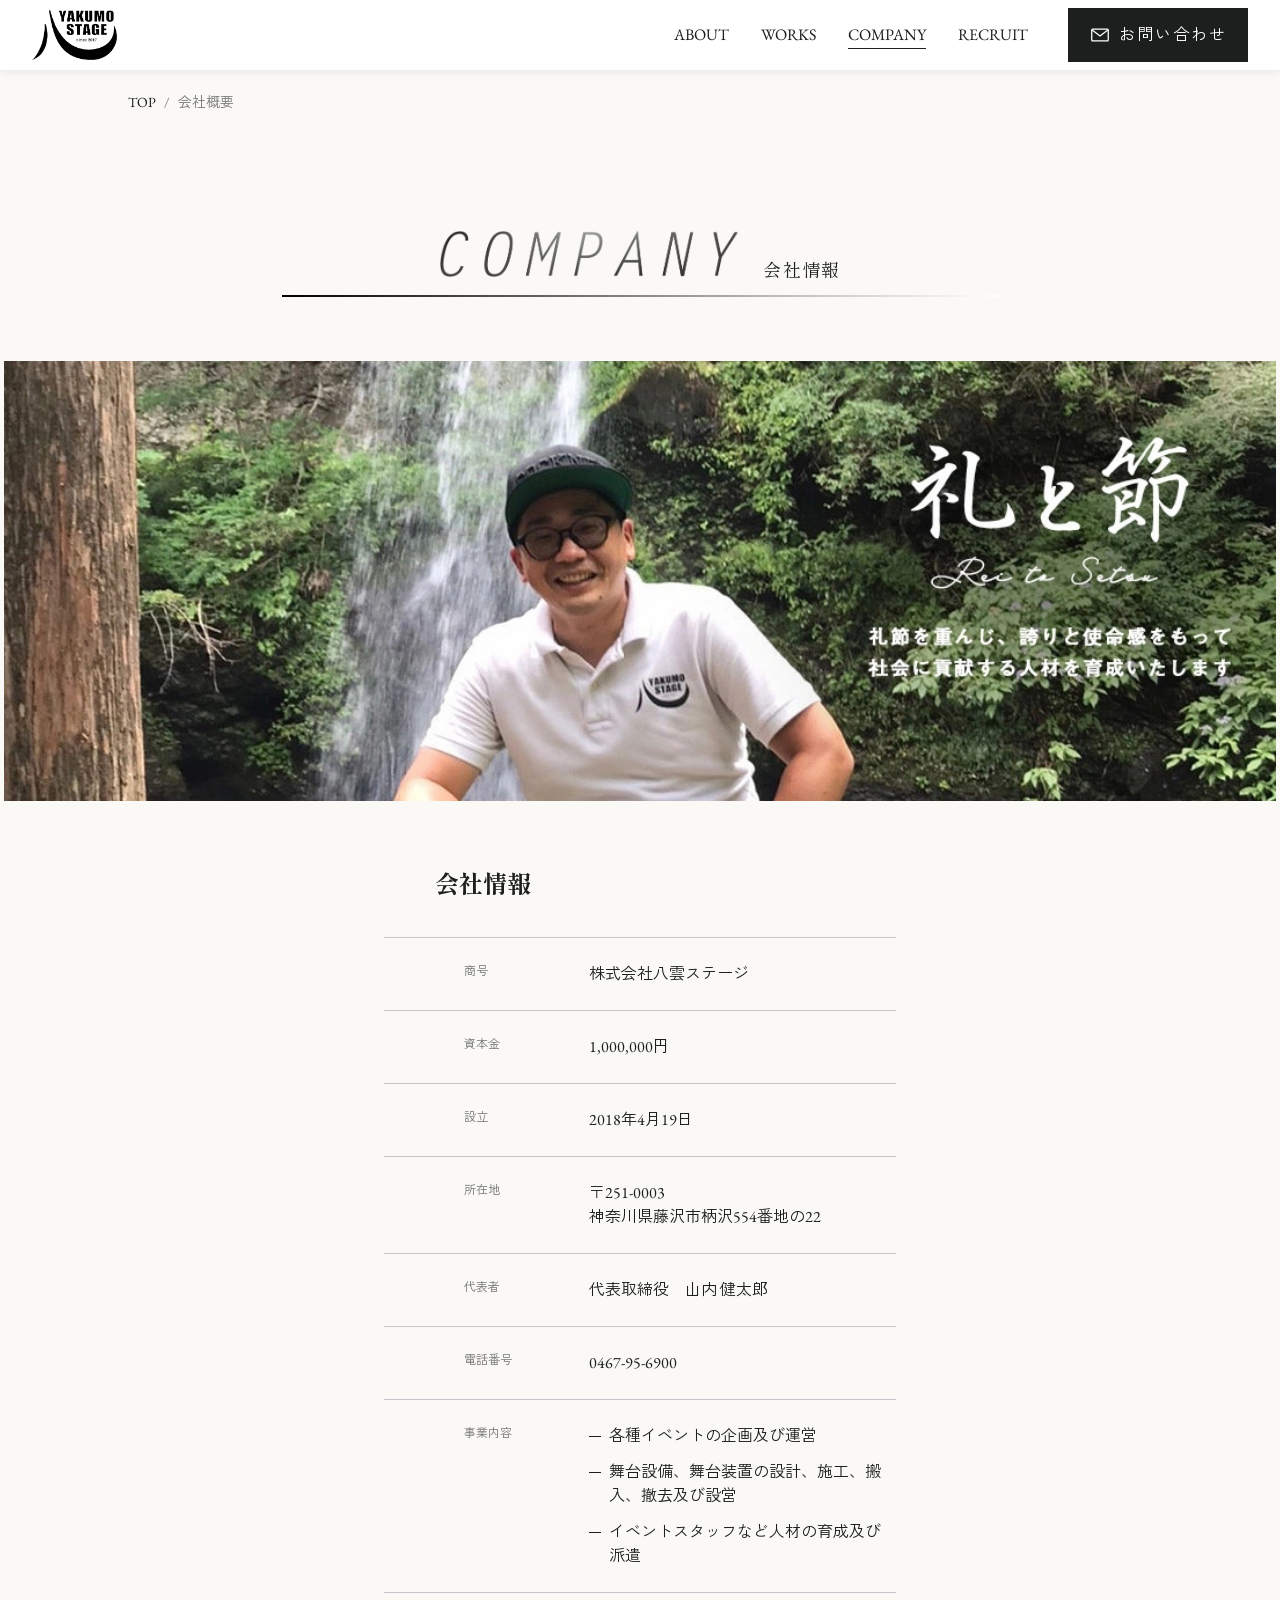
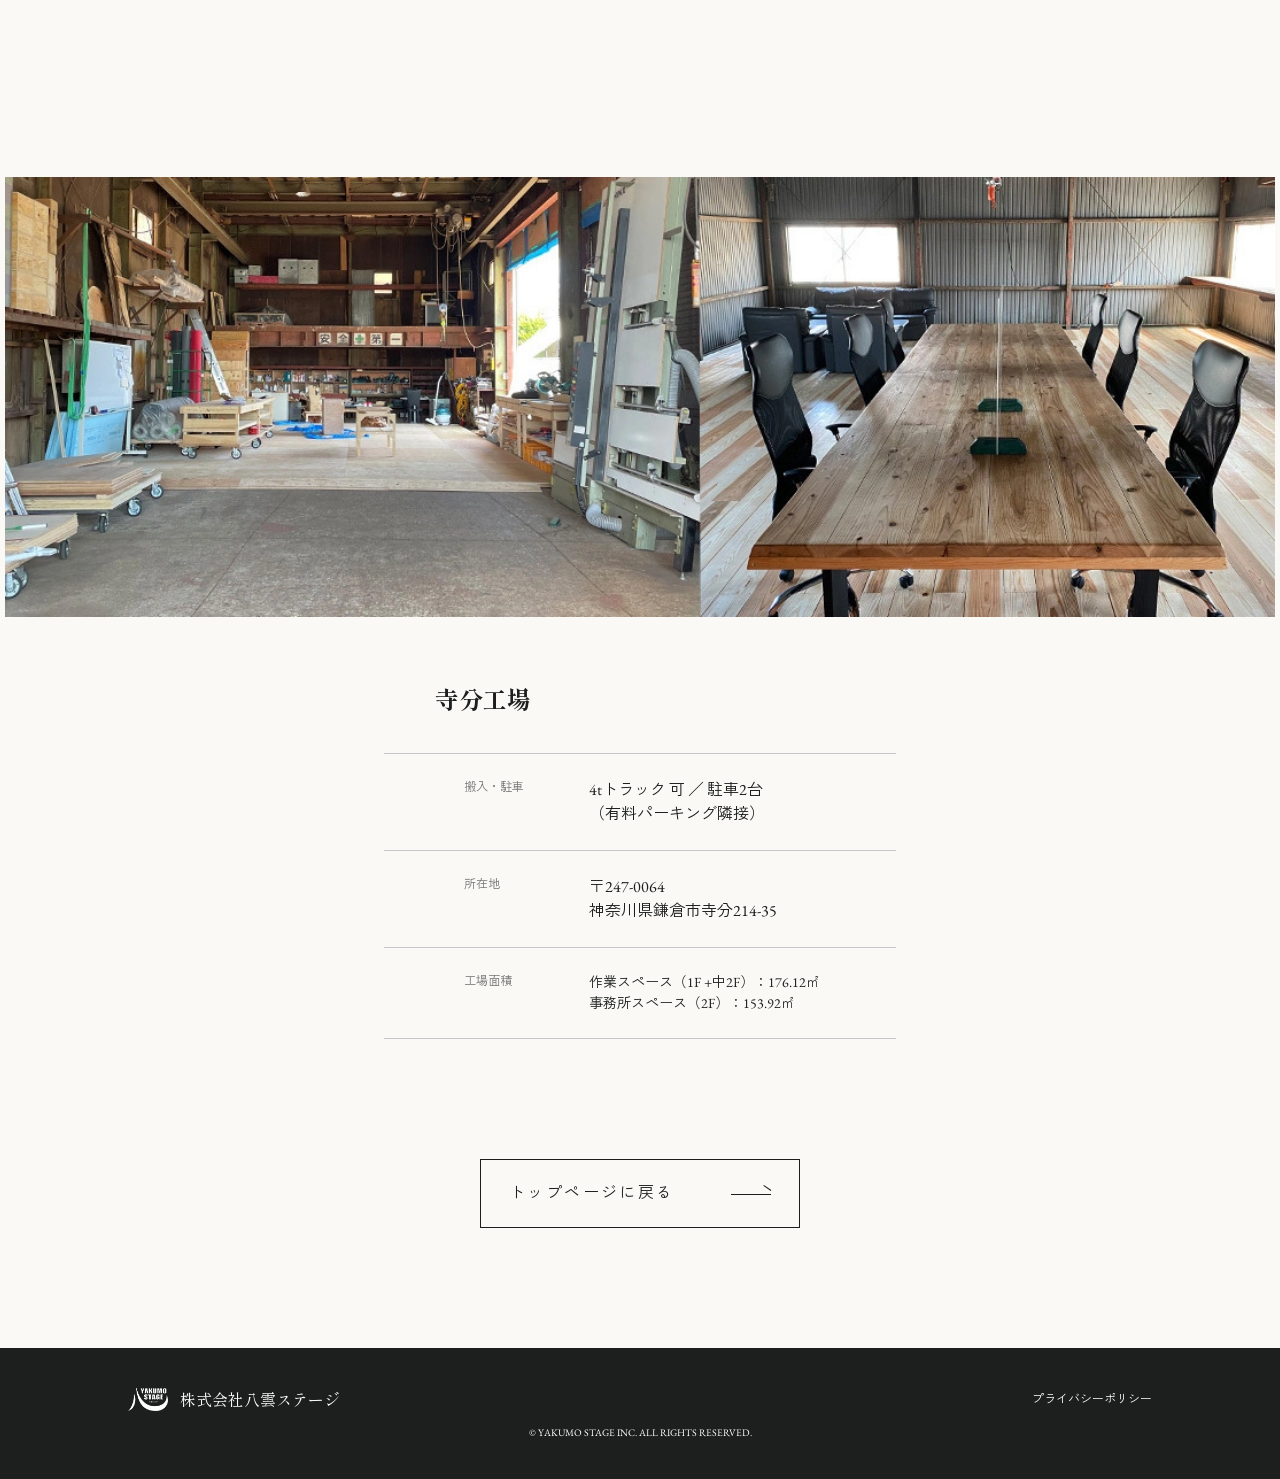
<file: company.html>
<!doctype html>
<html lang="ja">
	<head>
		<meta charset="UTF-8" />
		<meta name="viewport" content="width=device-width, initial-scale=1.0" />
		<title>会社概要|株式会社八雲ステージ</title>
		<meta
			name="description"
			content="株式会社八雲ステージの会社概要です。所在地・事業内容などの会社情報と、大道具や舞台美術を制作する寺分工場(神奈川県鎌倉市)をご紹介します。" />
		<meta property="og:title" content="会社概要|株式会社八雲ステージ" />
		<meta
			property="og:description"
			content="株式会社八雲ステージの会社概要です。所在地・事業内容などの会社情報と、大道具や舞台美術を制作する寺分工場(神奈川県鎌倉市)をご紹介します。" />
		<meta property="og:type" content="website" />
		<meta property="og:url" content="https://act2510itoh.github.io/yakumo/company.html" />
		<meta property="og:image" content="https://act2510itoh.github.io/yakumo/assets/images/yakumo_logo1.png" />
		<meta property="og:site_name" content="株式会社八雲ステージ" />
		<meta name="twitter:card" content="summary_large_image" />
		<link rel="icon" href="./assets/images/yakumo_favicon.png" />
		<link rel="preconnect" href="https://fonts.googleapis.com" />
		<link rel="preconnect" href="https://fonts.gstatic.com" crossorigin />
		<link
			href="https://fonts.googleapis.com/css2?family=Shippori+Mincho:wght@400;600&family=EB+Garamond:wght@400;500&family=Zen+Kaku+Gothic+New:wght@400;500&display=swap"
			rel="stylesheet" />
		<link rel="stylesheet" href="./assets/css/style.css" />
		<!-- JSが動く時だけ演出用の初期状態にする(表示前に付けてちらつきを防ぐ) -->
		<script>
			document.documentElement.classList.add('js');
		</script>
	</head>
	<body>
		<!-- ヘッダー -->
		<header class="l-header">
			<div class="l-header__inner">
				<h1 class="l-header__logo">
					<a href="./index.html">
						<img src="./assets/images/yakumo_logo1.png" alt="株式会社八雲ステージ" />
					</a>
				</h1>
				<nav class="l-nav" id="global-nav">
					<ul class="l-nav__list">
						<li class="l-nav__item">
							<a href="./index.html#about">ABOUT</a>
						</li>
						<li class="l-nav__item">
							<a href="./index.html#works">WORKS</a>
						</li>
						<li class="l-nav__item">
							<a href="./company.html" aria-current="page">COMPANY</a>
						</li>
						<li class="l-nav__item">
							<a href="./recruit.html">RECRUIT</a>
						</li>
					</ul>
					<div class="l-btn c-btn c-btn--icon">
						<a href="./contact.html">
							<!-- メールのアイコン(飾りなので読み上げない) -->
							<svg
								class="c-btn__icon"
								viewBox="0 0 24 24"
								fill="none"
								stroke="currentColor"
								stroke-width="1.4"
								aria-hidden="true">
								<rect x="3" y="5.5" width="18" height="13" rx="1" />
								<path d="M3.5 6.5l8.5 6.5 8.5-6.5" />
							</svg>
							お問い合わせ
						</a>
					</div>
				</nav>
				<button
					type="button"
					class="l-ham"
					aria-label="メニューを開く"
					aria-expanded="false"
					aria-controls="global-nav">
					<span></span>
					<span></span>
					<span></span>
				</button>
			</div>
		</header>
		<!-- パンくずリスト -->
		<nav class="c-breadcrumb c-container" aria-label="パンくずリスト">
			<ol>
				<li><a href="./index.html">TOP</a></li>
				<li aria-current="page">会社概要</li>
			</ol>
		</nav>
		<!-- ここからコンテンツ -->
		<main class="c-section-block">
			<h2 class="c-section-title c-section-title__center">
				<span class="en">
					<img src="./assets/images/yakumo_top_company_20201012184422060.webp" alt="COMPANY" loading="lazy" />
				</span>
				<span class="jp">会社情報</span>
			</h2>
			<!-- 会社情報セクション -->
			<section class="p-company">
				<div class="p-company__image">
					<img
						src="./assets/images/yakumo_company_image1_20200904131859080.webp"
						alt="「礼と節」と代表取締役 山内 健太郎"
						loading="lazy" />
				</div>
				<div class="p-company__text c-container">
					<h3 class="c-heading">会社情報</h3>
					<dl class="p-company__inner">
						<dt>商号</dt>
						<dd>株式会社八雲ステージ</dd>
						<dt>資本金</dt>
						<dd>1,000,000円</dd>
						<dt>設立</dt>
						<dd>2018年4月19日</dd>
						<dt>所在地</dt>
						<dd>
							<div>〒251-0003</div>
							<div>神奈川県藤沢市柄沢554番地の22</div>
						</dd>
						<dt>代表者</dt>
						<dd>代表取締役　山内 健太郎</dd>
						<dt>電話番号</dt>
						<dd><a href="tel:0467956900" class="c-tel">0467-95-6900</a></dd>
						<dt>事業内容</dt>
						<dd>
							<ul>
								<li>各種イベントの企画及び運営</li>
								<li>舞台設備、舞台装置の設計、施工、搬入、撤去及び設営</li>
								<li>イベントスタッフなど人材の育成及び派遣</li>
							</ul>
						</dd>
					</dl>
				</div>
			</section>

			<!-- 寺分工場セクション -->
			<section class="p-company c-section-block">
				<div class="p-company__image">
					<img
						src="./assets/images/yakumo_company_factory.webp"
						alt="寺分工場の作業スペースと事務所スペース"
						loading="lazy" />
				</div>
				<div class="p-company__text c-container">
					<h3 class="c-heading">寺分工場</h3>
					<dl class="p-company__inner">
						<dt>搬入・駐車</dt>
						<dd>
							<div>4tトラック 可 ／ 駐車2台</div>
							<div>（有料パーキング隣接）</div>
						</dd>
						<dt>所在地</dt>
						<dd>
							<div>〒247-0064</div>
							<div>神奈川県鎌倉市寺分214-35</div>
						</dd>
						<dt>工場面積</dt>
						<dd class="space">
							<div>作業スペース（1F +中2F）：176.12㎡</div>
							<div>事務所スペース（2F）：153.92㎡</div>
						</dd>
					</dl>
				</div>
			</section>

			<div class="c-btn c-btn--arrow c-btn--outline">
				<a href="./index.html">
					トップページに戻る
					<span class="c-btn__arrow" aria-hidden="true"></span>
				</a>
			</div>
		</main>
		<!-- フッター -->
		<footer class="l-footer">
			<div class="l-footer__inner c-container">
				<h3 class="l-footer__title">
					<a href="./index.html">
						<span class="l-footer__logo">
							<img src="./assets/images/yakumo_logo1.png" alt="株式会社八雲ステージ" loading="lazy" />
						</span>
						<span class="l-footer__text">株式会社八雲ステージ</span>
					</a>
				</h3>
				<p><a href="./privacy-policy.html">プライバシーポリシー</a></p>
			</div>
			<small>&copy; YAKUMO STAGE INC. ALL RIGHTS RESERVED.</small>
		</footer>
		<script src="https://ajax.googleapis.com/ajax/libs/jquery/3.5.1/jquery.min.js"></script>
		<script src="./assets/js/common.js"></script>
	</body>
</html>
</file>
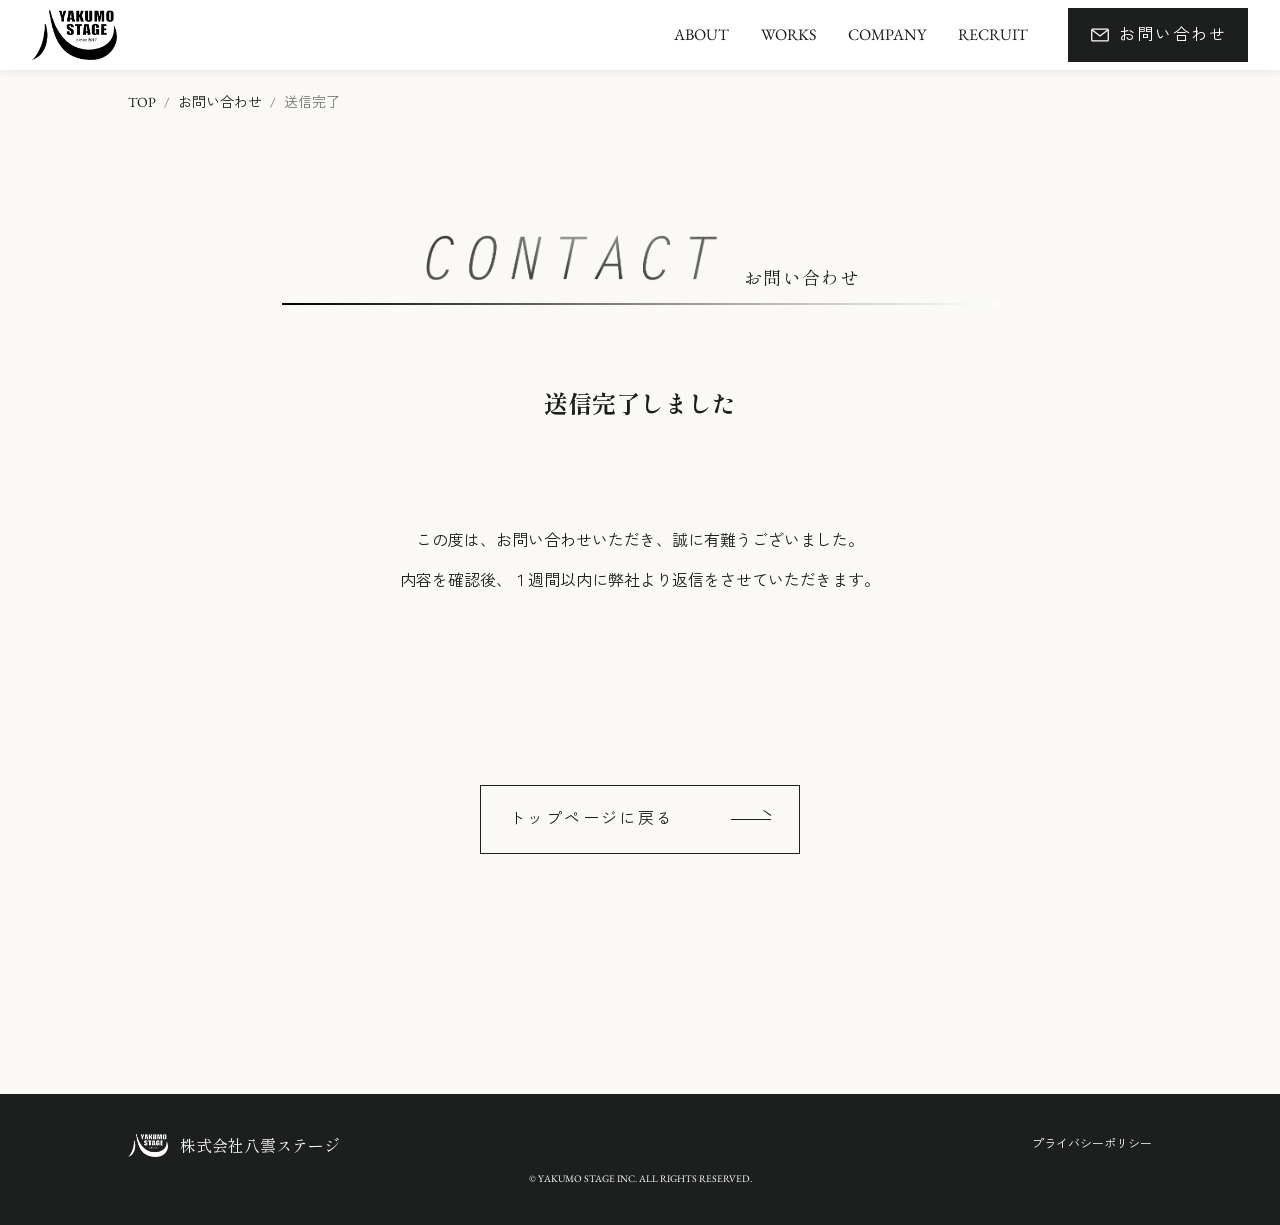
<file: contact-send.html>
<!doctype html>
<html lang="ja">
	<head>
		<meta charset="UTF-8" />
		<meta name="viewport" content="width=device-width, initial-scale=1.0" />
		<title>送信完了(お問い合わせ)|株式会社八雲ステージ</title>
		<meta
			name="description"
			content="お問い合わせの送信が完了しました。内容を確認後、1週間以内に株式会社八雲ステージよりご返信いたします。" />
		<!-- 送信完了ページは検索結果に表示しない -->
		<meta name="robots" content="noindex" />
		<meta property="og:title" content="送信完了(お問い合わせ)|株式会社八雲ステージ" />
		<meta
			property="og:description"
			content="お問い合わせの送信が完了しました。内容を確認後、1週間以内に株式会社八雲ステージよりご返信いたします。" />
		<meta property="og:type" content="website" />
		<meta property="og:url" content="https://act2510itoh.github.io/yakumo/contact-send.html" />
		<meta property="og:image" content="https://act2510itoh.github.io/yakumo/assets/images/yakumo_logo1.png" />
		<meta property="og:site_name" content="株式会社八雲ステージ" />
		<meta name="twitter:card" content="summary_large_image" />
		<link rel="icon" href="./assets/images/yakumo_favicon.png" />
		<link rel="preconnect" href="https://fonts.googleapis.com" />
		<link rel="preconnect" href="https://fonts.gstatic.com" crossorigin />
		<link href="https://fonts.googleapis.com/css2?family=Shippori+Mincho:wght@400;600&family=EB+Garamond:wght@400;500&family=Zen+Kaku+Gothic+New:wght@400;500&display=swap" rel="stylesheet" />
		<link rel="stylesheet" href="./assets/css/style.css" />
		<!-- JSが動く時だけ演出用の初期状態にする(表示前に付けてちらつきを防ぐ) -->
		<script>
			document.documentElement.classList.add('js');
		</script>
	</head>
	<body>
		<!-- ヘッダー -->
		<header class="l-header">
			<div class="l-header__inner">
				<h1 class="l-header__logo">
					<a href="./index.html">
						<img src="./assets/images/yakumo_logo1.png" alt="株式会社八雲ステージ" />
					</a>
				</h1>
				<nav class="l-nav" id="global-nav">
					<ul class="l-nav__list">
						<li class="l-nav__item">
							<a href="./index.html#about">ABOUT</a>
						</li>
						<li class="l-nav__item">
							<a href="./index.html#works">WORKS</a>
						</li>
						<li class="l-nav__item">
							<a href="./company.html">COMPANY</a>
						</li>
						<li class="l-nav__item">
							<a href="./recruit.html">RECRUIT</a>
						</li>
					</ul>
					<div class="l-btn c-btn c-btn--icon">
						<a href="./contact.html">
							<!-- メールのアイコン(飾りなので読み上げない) -->
							<svg
								class="c-btn__icon"
								viewBox="0 0 24 24"
								fill="none"
								stroke="currentColor"
								stroke-width="1.4"
								aria-hidden="true">
								<rect x="3" y="5.5" width="18" height="13" rx="1" />
								<path d="M3.5 6.5l8.5 6.5 8.5-6.5" />
							</svg>
							お問い合わせ
						</a>
					</div>
				</nav>
				<button
					type="button"
					class="l-ham"
					aria-label="メニューを開く"
					aria-expanded="false"
					aria-controls="global-nav">
					<span></span>
					<span></span>
					<span></span>
				</button>
			</div>
		</header>
		<!-- パンくずリスト -->
		<nav class="c-breadcrumb c-container" aria-label="パンくずリスト">
			<ol>
				<li><a href="./index.html">TOP</a></li>
				<li><a href="./contact.html">お問い合わせ</a></li>
				<li aria-current="page">送信完了</li>
			</ol>
		</nav>
		<!-- ここからコンテンツ -->
		<main class="p-send c-section-block">
			<h2 class="c-section-title c-section-title__center">
				<span class="en">
					<img src="./assets/images/yakumo_contact.webp" alt="CONTACT" loading="lazy" />
				</span>
				<span class="jp">お問い合わせ</span>
			</h2>
			<h3 class="c-heading c-container p-send__title">送信完了しました</h3>
			<div class="c-container c-heading-text">
				<p>この度は、お問い合わせいただき、誠に有難うございました。</p>
				<p>内容を確認後、１週間以内に弊社より返信をさせていただきます。</p>
			</div>
			<div class="c-section-block">
				<div class="c-btn c-btn--arrow c-btn--outline">
					<a href="./index.html">
						トップページに戻る
						<span class="c-btn__arrow" aria-hidden="true"></span>
					</a>
				</div>
			</div>
		</main>

		<!-- フッター -->
		<footer class="l-footer">
			<div class="l-footer__inner c-container">
				<h3 class="l-footer__title">
					<a href="./index.html">
						<span class="l-footer__logo">
							<img src="./assets/images/yakumo_logo1.png" alt="株式会社八雲ステージ" loading="lazy" />
						</span>
						<span class="l-footer__text">株式会社八雲ステージ</span>
					</a>
				</h3>
				<p><a href="./privacy-policy.html">プライバシーポリシー</a></p>
			</div>
			<small>&copy; YAKUMO STAGE INC. ALL RIGHTS RESERVED.</small>
		</footer>
		<script src="https://ajax.googleapis.com/ajax/libs/jquery/3.5.1/jquery.min.js"></script>
		<script src="./assets/js/common.js"></script>
	</body>
</html>
</file>
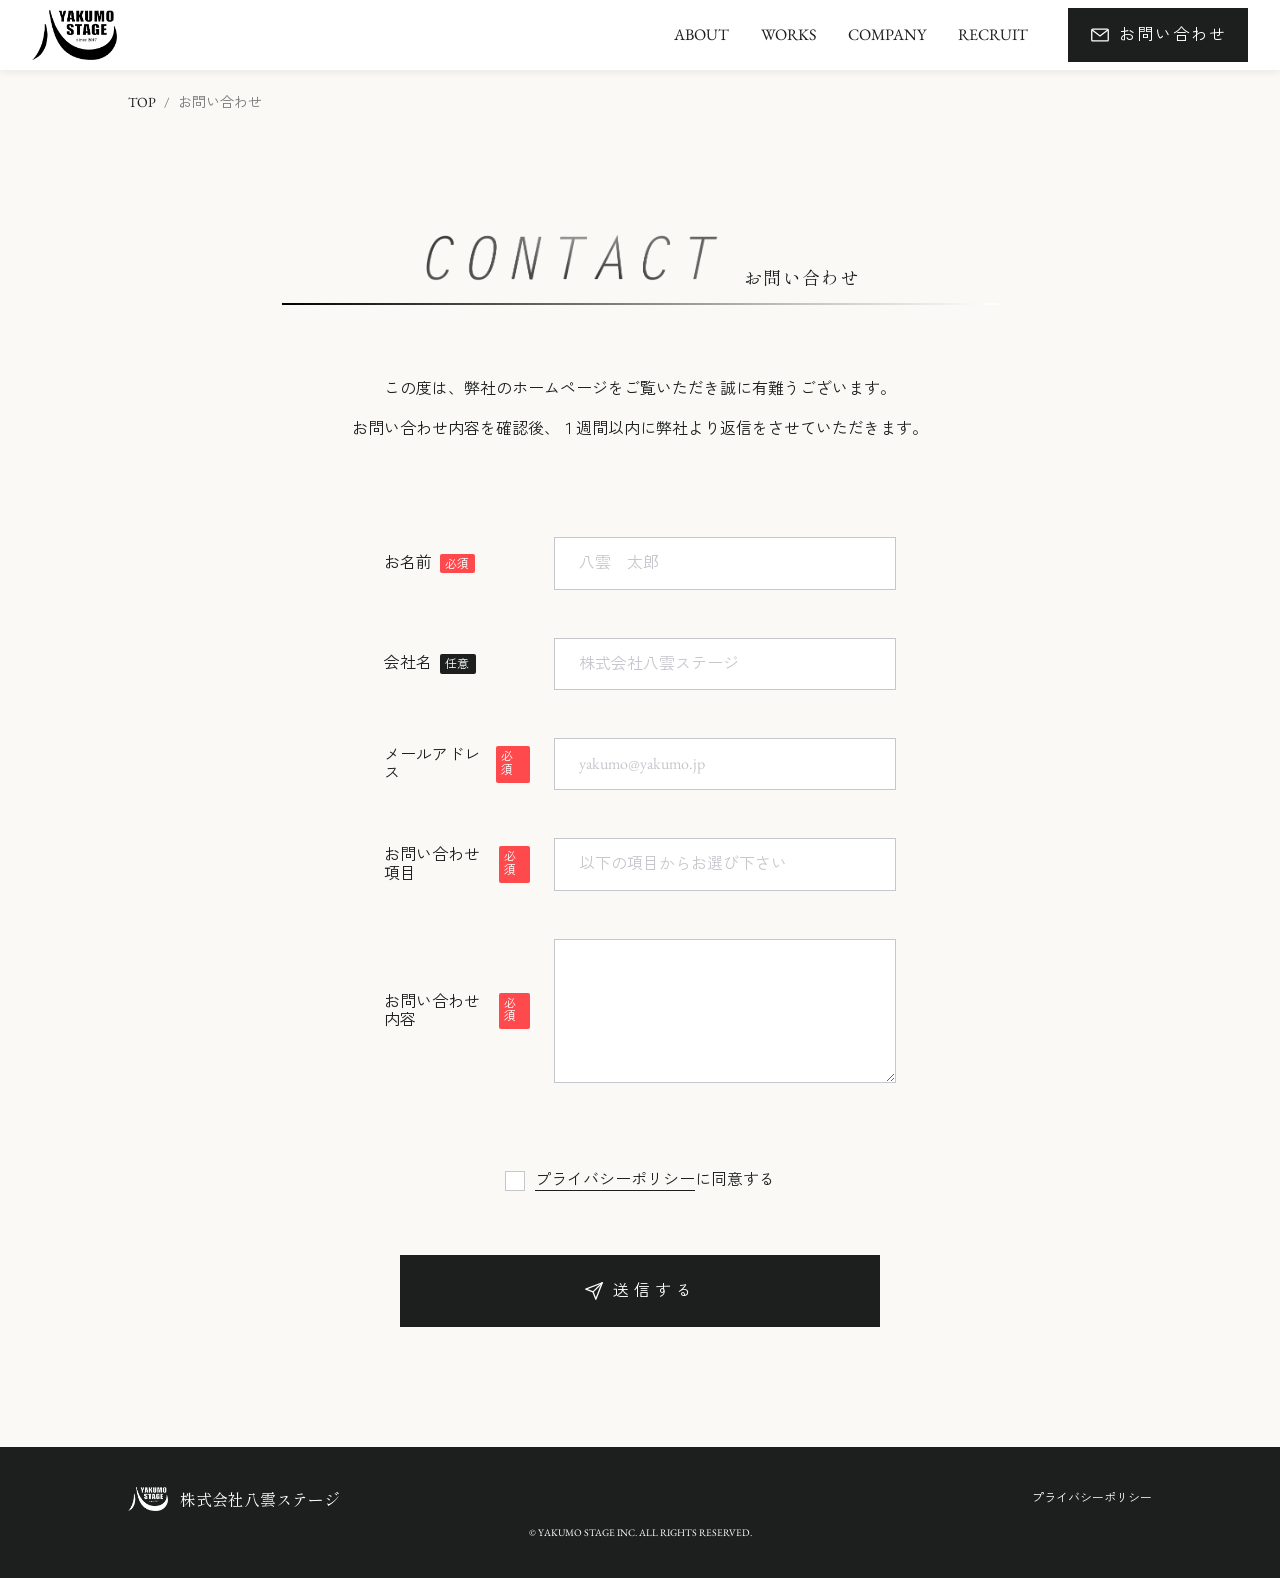
<file: contact.html>
<!doctype html>
<html lang="ja">
	<head>
		<meta charset="UTF-8" />
		<meta name="viewport" content="width=device-width, initial-scale=1.0" />
		<title>お問い合わせ|株式会社八雲ステージ</title>
		<meta
			name="description"
			content="株式会社八雲ステージへのお問い合わせページです。舞台大道具・イベント設営のご相談、お見積りのご依頼などを、フォームより受け付けています。" />
		<meta property="og:title" content="お問い合わせ|株式会社八雲ステージ" />
		<meta
			property="og:description"
			content="株式会社八雲ステージへのお問い合わせページです。舞台大道具・イベント設営のご相談、お見積りのご依頼などを、フォームより受け付けています。" />
		<meta property="og:type" content="website" />
		<meta property="og:url" content="https://act2510itoh.github.io/yakumo/contact.html" />
		<meta property="og:image" content="https://act2510itoh.github.io/yakumo/assets/images/yakumo_logo1.png" />
		<meta property="og:site_name" content="株式会社八雲ステージ" />
		<meta name="twitter:card" content="summary_large_image" />
		<link rel="icon" href="./assets/images/yakumo_favicon.png" />
		<link rel="preconnect" href="https://fonts.googleapis.com" />
		<link rel="preconnect" href="https://fonts.gstatic.com" crossorigin />
		<link href="https://fonts.googleapis.com/css2?family=Shippori+Mincho:wght@400;600&family=EB+Garamond:wght@400;500&family=Zen+Kaku+Gothic+New:wght@400;500&display=swap" rel="stylesheet" />
		<link rel="stylesheet" href="./assets/css/style.css" />
		<!-- JSが動く時だけ演出用の初期状態にする(表示前に付けてちらつきを防ぐ) -->
		<script>
			document.documentElement.classList.add('js');
		</script>
	</head>
	<body>
		<!-- ヘッダー -->
		<header class="l-header">
			<div class="l-header__inner">
				<h1 class="l-header__logo">
					<a href="./index.html">
						<img src="./assets/images/yakumo_logo1.png" alt="株式会社八雲ステージ" />
					</a>
				</h1>
				<nav class="l-nav" id="global-nav">
					<ul class="l-nav__list">
						<li class="l-nav__item">
							<a href="./index.html#about">ABOUT</a>
						</li>
						<li class="l-nav__item">
							<a href="./index.html#works">WORKS</a>
						</li>
						<li class="l-nav__item">
							<a href="./company.html">COMPANY</a>
						</li>
						<li class="l-nav__item">
							<a href="./recruit.html">RECRUIT</a>
						</li>
					</ul>
					<div class="l-btn c-btn c-btn--icon">
						<a href="./contact.html">
							<!-- メールのアイコン(飾りなので読み上げない) -->
							<svg
								class="c-btn__icon"
								viewBox="0 0 24 24"
								fill="none"
								stroke="currentColor"
								stroke-width="1.4"
								aria-hidden="true">
								<rect x="3" y="5.5" width="18" height="13" rx="1" />
								<path d="M3.5 6.5l8.5 6.5 8.5-6.5" />
							</svg>
							お問い合わせ
						</a>
					</div>
				</nav>
				<button
					type="button"
					class="l-ham"
					aria-label="メニューを開く"
					aria-expanded="false"
					aria-controls="global-nav">
					<span></span>
					<span></span>
					<span></span>
				</button>
			</div>
		</header>
		<!-- パンくずリスト -->
		<nav class="c-breadcrumb c-container" aria-label="パンくずリスト">
			<ol>
				<li><a href="./index.html">TOP</a></li>
				<li aria-current="page">お問い合わせ</li>
			</ol>
		</nav>
		<!-- ここからコンテンツ -->
		<main class="p-contact c-section-block">
			<h2 class="c-section-title c-section-title__center">
				<span class="en">
					<img src="./assets/images/yakumo_contact.webp" alt="CONTACT" loading="lazy" />
				</span>
				<span class="jp">お問い合わせ</span>
			</h2>
			<div class="c-heading-text c-container">
				<p>この度は、弊社のホームページを<br class="sp" />ご覧いただき誠に有難うございます。</p>
				<p>お問い合わせ内容を確認後、<br class="sp" />１週間以内に弊社より返信をさせていただきます。</p>
			</div>

			<!-- お問い合わせフォームセクション -->
			<section class="c-container">
				<!-- 送信先:Formspreeで作ったフォームのURLに差し替える -->
				<form action="https://formspree.io/f/YOUR_FORM_ID" method="POST" class="js-contact-form" data-redirect="./contact-send.html">
					<!-- スパム対策(人には見えない欄。ボットが埋めたら送信しない) -->
					<input type="text" name="_gotcha" tabindex="-1" autocomplete="off" style="display: none" />
					<div class="c-form">
						<label for="name">お名前 <span class="required">必須</span></label>
						<input type="text" id="name" name="name" autocomplete="name" required placeholder="八雲　太郎" />
					</div>
					<div class="c-form">
						<label for="company">会社名 <span class="optional">任意</span></label>
						<input type="text" id="company" name="company" autocomplete="organization" placeholder="株式会社八雲ステージ" />
					</div>

					<div class="c-form">
						<label for="email">メールアドレス <span class="required">必須</span></label>
						<input type="email" id="email" name="email" autocomplete="email" required placeholder="yakumo@yakumo.jp" />
					</div>

					<div class="c-form">
						<label for="select-type">お問い合わせ項目<span class="required">必須</span></label>
						<select id="select-type" name="select-type" required>
							<option value="" disabled selected>以下の項目からお選び下さい</option>
							<option value="大道具スタッフ派遣について">大道具スタッフ派遣について</option>
							<option value="制作物について">制作物について</option>
							<option value="その他">その他</option>
						</select>
					</div>

					<div class="c-form">
						<label for="message">お問い合わせ内容 <span class="required">必須</span></label>
						<textarea id="message" name="message" rows="6" required></textarea>
					</div>

					<div class="c-form__checkbox">
						<input type="checkbox" id="agree" name="agree" required />
						<label for="agree"
							><a href="./privacy-policy.html" target="_blank" rel="noopener"><span>プライバシーポリシー</span>に同意する</a></label
						>
					</div>

					<p class="c-form__error" role="alert" hidden>送信に失敗しました。時間をおいて、もう一度お試しください。</p>

					<button type="submit" class="c-btn c-btn--submit">
						<span>
							<!-- 紙飛行機のアイコン(飾りなので読み上げない) -->
							<svg
								class="c-btn__icon"
								viewBox="0 0 24 24"
								fill="none"
								stroke="currentColor"
								stroke-width="1.4"
								stroke-linecap="round"
								stroke-linejoin="round"
								aria-hidden="true">
								<line x1="21" y1="3" x2="11" y2="13" />
								<polygon points="21 3 14 21 11 13 3 10 21 3" />
							</svg>
							送信する
						</span>
					</button>
				</form>
			</section>
		</main>
		<!-- フッター -->
		<footer class="l-footer">
			<div class="l-footer__inner c-container">
				<h3 class="l-footer__title">
					<a href="./index.html">
						<span class="l-footer__logo">
							<img src="./assets/images/yakumo_logo1.png" alt="株式会社八雲ステージ" loading="lazy" />
						</span>
						<span class="l-footer__text">株式会社八雲ステージ</span>
					</a>
				</h3>
				<p><a href="./privacy-policy.html">プライバシーポリシー</a></p>
			</div>
			<small>&copy; YAKUMO STAGE INC. ALL RIGHTS RESERVED.</small>
		</footer>
		<script src="https://ajax.googleapis.com/ajax/libs/jquery/3.5.1/jquery.min.js"></script>
		<script src="./assets/js/common.js"></script>
	</body>
</html>
</file>
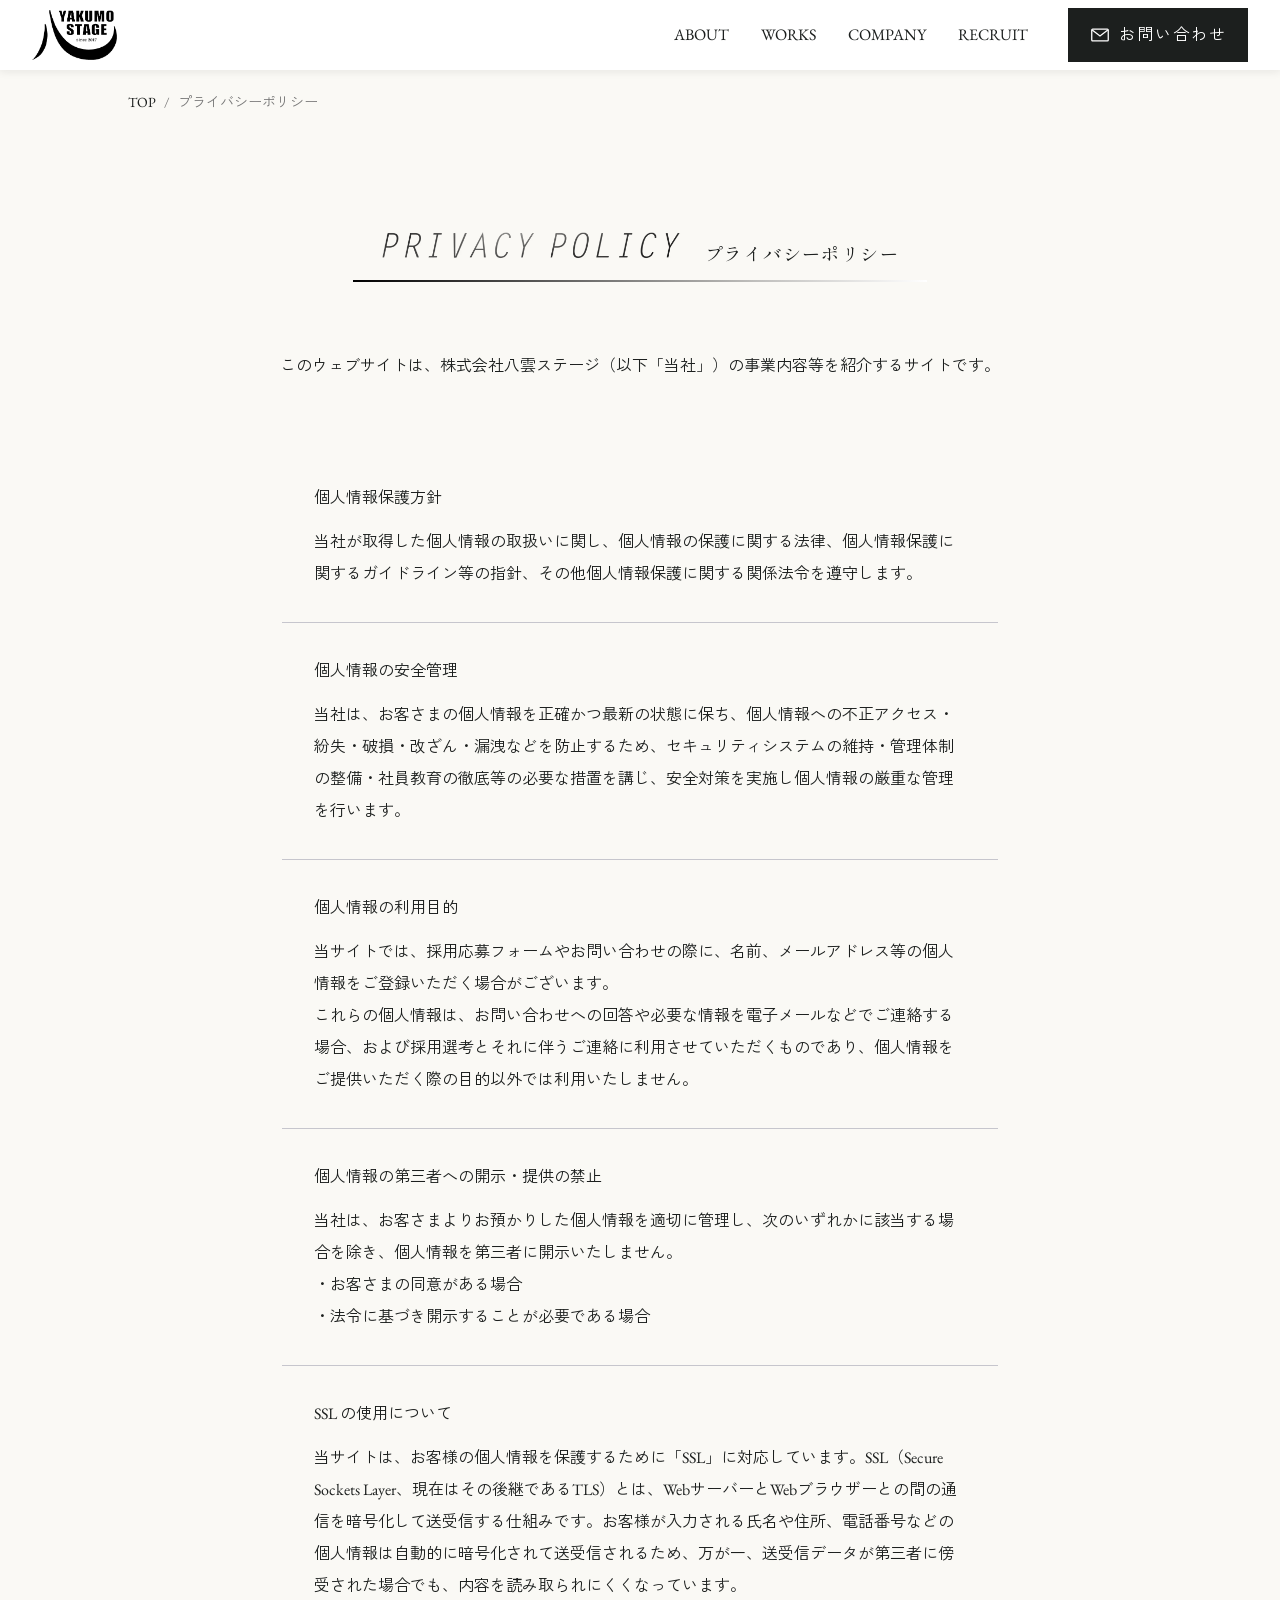
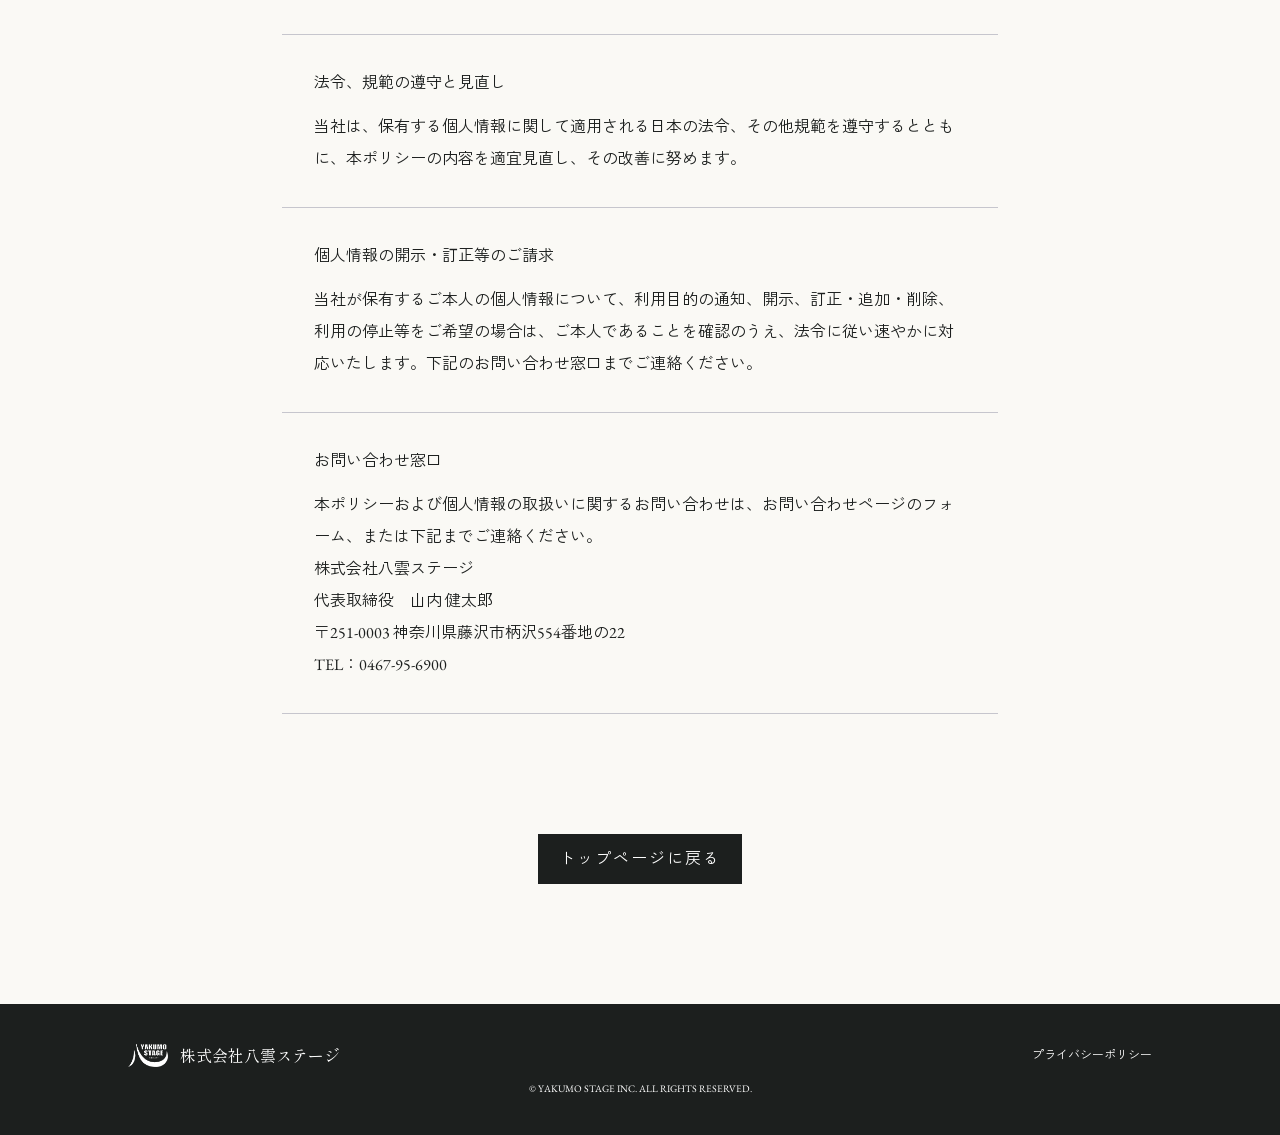
<file: privacy-policy.html>
<!doctype html>
<html lang="ja">
	<head>
		<meta charset="UTF-8" />
		<meta name="viewport" content="width=device-width, initial-scale=1.0" />
		<title>プライバシーポリシー|株式会社八雲ステージ</title>
		<meta
			name="description"
			content="株式会社八雲ステージのプライバシーポリシーです。お問い合わせや採用応募でお預かりする個人情報の取り扱いについてご案内します。" />
		<meta property="og:title" content="プライバシーポリシー|株式会社八雲ステージ" />
		<meta
			property="og:description"
			content="株式会社八雲ステージのプライバシーポリシーです。お問い合わせや採用応募でお預かりする個人情報の取り扱いについてご案内します。" />
		<meta property="og:type" content="website" />
		<meta property="og:url" content="https://act2510itoh.github.io/yakumo/privacy-policy.html" />
		<meta property="og:image" content="https://act2510itoh.github.io/yakumo/assets/images/yakumo_logo1.png" />
		<meta property="og:site_name" content="株式会社八雲ステージ" />
		<meta name="twitter:card" content="summary_large_image" />
		<link rel="icon" href="./assets/images/yakumo_favicon.png" />
		<link rel="preconnect" href="https://fonts.googleapis.com" />
		<link rel="preconnect" href="https://fonts.gstatic.com" crossorigin />
		<link href="https://fonts.googleapis.com/css2?family=Shippori+Mincho:wght@400;600&family=EB+Garamond:wght@400;500&family=Zen+Kaku+Gothic+New:wght@400;500&display=swap" rel="stylesheet" />
		<link rel="stylesheet" href="./assets/css/style.css" />
		<!-- JSが動く時だけ演出用の初期状態にする(表示前に付けてちらつきを防ぐ) -->
		<script>
			document.documentElement.classList.add('js');
		</script>
	</head>
	<body>
		<!-- ヘッダー -->
		<header class="l-header">
			<div class="l-header__inner">
				<h1 class="l-header__logo">
					<a href="./index.html">
						<img src="./assets/images/yakumo_logo1.png" alt="株式会社八雲ステージ" />
					</a>
				</h1>
				<nav class="l-nav" id="global-nav">
					<ul class="l-nav__list">
						<li class="l-nav__item">
							<a href="./index.html#about">ABOUT</a>
						</li>
						<li class="l-nav__item">
							<a href="./index.html#works">WORKS</a>
						</li>
						<li class="l-nav__item">
							<a href="./company.html">COMPANY</a>
						</li>
						<li class="l-nav__item">
							<a href="./recruit.html">RECRUIT</a>
						</li>
					</ul>
					<div class="l-btn c-btn c-btn--icon">
						<a href="./contact.html">
							<!-- メールのアイコン(飾りなので読み上げない) -->
							<svg
								class="c-btn__icon"
								viewBox="0 0 24 24"
								fill="none"
								stroke="currentColor"
								stroke-width="1.4"
								aria-hidden="true">
								<rect x="3" y="5.5" width="18" height="13" rx="1" />
								<path d="M3.5 6.5l8.5 6.5 8.5-6.5" />
							</svg>
							お問い合わせ
						</a>
					</div>
				</nav>
				<button
					type="button"
					class="l-ham"
					aria-label="メニューを開く"
					aria-expanded="false"
					aria-controls="global-nav">
					<span></span>
					<span></span>
					<span></span>
				</button>
			</div>
		</header>
		<!-- パンくずリスト -->
		<nav class="c-breadcrumb c-container" aria-label="パンくずリスト">
			<ol>
				<li><a href="./index.html">TOP</a></li>
				<li aria-current="page">プライバシーポリシー</li>
			</ol>
		</nav>
		<!-- ここからコンテンツ -->
		<main class="p-privacypolicy c-container c-section-block">
			<h2 class="c-section-title c-section-title__center">
				<span class="en">
					<img src="./assets/images/yakumo_privacypolicy.webp" alt="PRIVACY POLICY" loading="lazy" />
				</span>
				<span class="jp">プライバシーポリシー</span>
			</h2>
			<p class="c-heading-text">
				このウェブサイトは、株式会社八雲ステージ（以下「当社」）の事業内容等を紹介するサイトです。
			</p>
			<div class="p-privacypolicy__inner">
				<dl class="p-privacypolicy__item">
					<dt>個人情報保護方針</dt>
					<dd>
						当社が取得した個人情報の取扱いに関し、個人情報の保護に関する法律、個人情報保護に関するガイドライン等の指針、その他個人情報保護に関する関係法令を遵守します。
					</dd>
				</dl>
				<dl class="p-privacypolicy__item">
					<dt>個人情報の安全管理</dt>
					<dd>
						当社は、お客さまの個人情報を正確かつ最新の状態に保ち、個人情報への不正アクセス・紛失・破損・改ざん・漏洩などを防止するため、セキュリティシステムの維持・管理体制の整備・社員教育の徹底等の必要な措置を講じ、安全対策を実施し個人情報の厳重な管理を行います。
					</dd>
				</dl>
				<dl class="p-privacypolicy__item">
					<dt>個人情報の利用目的</dt>
					<dd>
						当サイトでは、採用応募フォームやお問い合わせの際に、名前、メールアドレス等の個人情報をご登録いただく場合がございます。<br />
						これらの個人情報は、お問い合わせへの回答や必要な情報を電子メールなどでご連絡する場合、および採用選考とそれに伴うご連絡に利用させていただくものであり、個人情報をご提供いただく際の目的以外では利用いたしません。
					</dd>
				</dl>
				<dl class="p-privacypolicy__item">
					<dt>個人情報の第三者への開示・提供の禁止</dt>
					<dd>
						<p>
							当社は、お客さまよりお預かりした個人情報を適切に管理し、次のいずれかに該当する場合を除き、個人情報を第三者に開示いたしません。
						</p>
						<p>・お客さまの同意がある場合</p>
						<p>・法令に基づき開示することが必要である場合</p>
					</dd>
				</dl>
				<dl class="p-privacypolicy__item">
					<dt>SSL の使用について</dt>
					<dd>
						当サイトは、お客様の個人情報を保護するために「SSL」に対応しています。SSL（Secure Sockets
						Layer、現在はその後継であるTLS）とは、WebサーバーとWebブラウザーとの間の通信を暗号化して送受信する仕組みです。お客様が入力される氏名や住所、電話番号などの個人情報は自動的に暗号化されて送受信されるため、万が一、送受信データが第三者に傍受された場合でも、内容を読み取られにくくなっています。
					</dd>
				</dl>
				<dl class="p-privacypolicy__item">
					<dt>法令、規範の遵守と見直し</dt>
					<dd>
						当社は、保有する個人情報に関して適用される日本の法令、その他規範を遵守するとともに、本ポリシーの内容を適宜見直し、その改善に努めます。
					</dd>
				</dl>
				<dl class="p-privacypolicy__item">
					<dt>個人情報の開示・訂正等のご請求</dt>
					<dd>
						当社が保有するご本人の個人情報について、利用目的の通知、開示、訂正・追加・削除、利用の停止等をご希望の場合は、ご本人であることを確認のうえ、法令に従い速やかに対応いたします。下記のお問い合わせ窓口までご連絡ください。
					</dd>
				</dl>
				<dl class="p-privacypolicy__item">
					<dt>お問い合わせ窓口</dt>
					<dd>
						<p>
							本ポリシーおよび個人情報の取扱いに関するお問い合わせは、<a href="./contact.html"
								>お問い合わせページ</a
							>のフォーム、または下記までご連絡ください。
						</p>
						<p>株式会社八雲ステージ</p>
						<p>代表取締役　山内 健太郎</p>
						<p>〒251-0003 神奈川県藤沢市柄沢554番地の22</p>
						<p>TEL：<a href="tel:0467956900" class="c-tel">0467-95-6900</a></p>
					</dd>
				</dl>
			</div>
			<div class="c-btn">
				<a href="./index.html">トップページに戻る</a>
			</div>
		</main>

		<!-- フッター -->
		<footer class="l-footer">
			<div class="l-footer__inner c-container">
				<h3 class="l-footer__title">
					<a href="./index.html">
						<span class="l-footer__logo">
							<img src="./assets/images/yakumo_logo1.png" alt="株式会社八雲ステージ" loading="lazy" />
						</span>
						<span class="l-footer__text">株式会社八雲ステージ</span>
					</a>
				</h3>
				<p><a href="./privacy-policy.html">プライバシーポリシー</a></p>
			</div>
			<small>&copy; YAKUMO STAGE INC. ALL RIGHTS RESERVED.</small>
		</footer>
		<script src="https://ajax.googleapis.com/ajax/libs/jquery/3.5.1/jquery.min.js"></script>
		<script src="./assets/js/common.js"></script>
	</body>
</html>
</file>
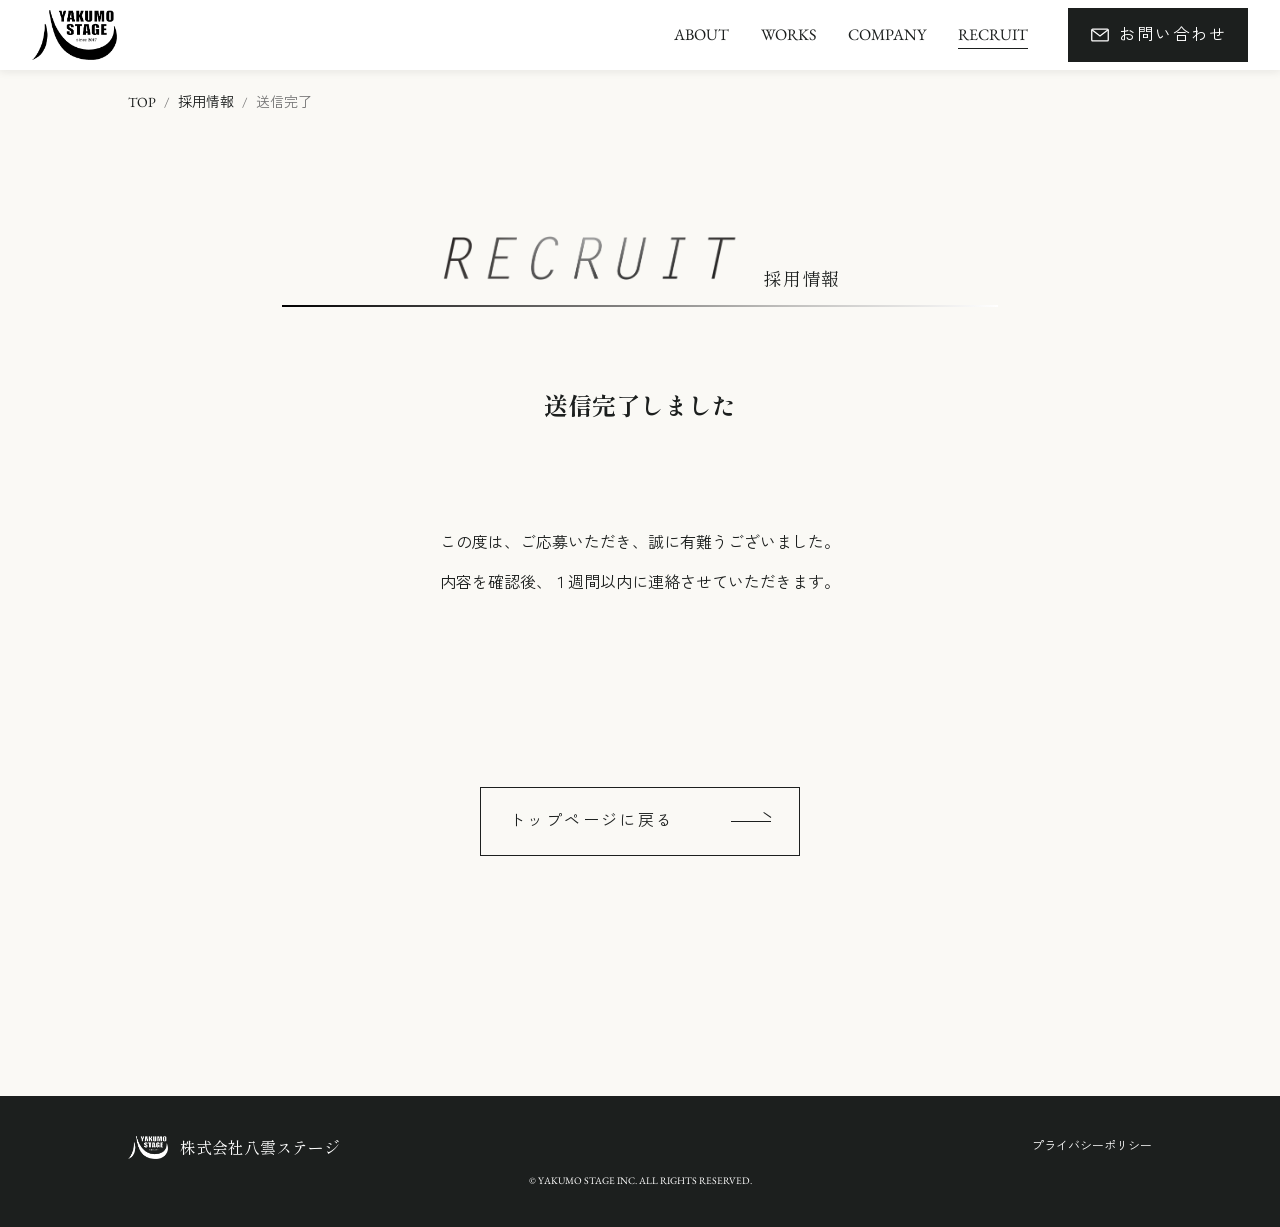
<file: recruit-send.html>
<!doctype html>
<html lang="ja">
	<head>
		<meta charset="UTF-8" />
		<meta name="viewport" content="width=device-width, initial-scale=1.0" />
		<title>送信完了(採用応募)|株式会社八雲ステージ</title>
		<meta
			name="description"
			content="ご応募の送信が完了しました。内容を確認後、1週間以内に株式会社八雲ステージよりご連絡いたします。" />
		<!-- 送信完了ページは検索結果に表示しない -->
		<meta name="robots" content="noindex" />
		<meta property="og:title" content="送信完了(採用応募)|株式会社八雲ステージ" />
		<meta
			property="og:description"
			content="ご応募の送信が完了しました。内容を確認後、1週間以内に株式会社八雲ステージよりご連絡いたします。" />
		<meta property="og:type" content="website" />
		<meta property="og:url" content="https://act2510itoh.github.io/yakumo/recruit-send.html" />
		<meta property="og:image" content="https://act2510itoh.github.io/yakumo/assets/images/yakumo_logo1.png" />
		<meta property="og:site_name" content="株式会社八雲ステージ" />
		<meta name="twitter:card" content="summary_large_image" />
		<link rel="icon" href="./assets/images/yakumo_favicon.png" />
		<link rel="preconnect" href="https://fonts.googleapis.com" />
		<link rel="preconnect" href="https://fonts.gstatic.com" crossorigin />
		<link href="https://fonts.googleapis.com/css2?family=Shippori+Mincho:wght@400;600&family=EB+Garamond:wght@400;500&family=Zen+Kaku+Gothic+New:wght@400;500&display=swap" rel="stylesheet" />
		<link rel="stylesheet" href="./assets/css/style.css" />
		<!-- JSが動く時だけ演出用の初期状態にする(表示前に付けてちらつきを防ぐ) -->
		<script>
			document.documentElement.classList.add('js');
		</script>
	</head>
	<body>
		<!-- ヘッダー -->
		<header class="l-header">
			<div class="l-header__inner">
				<h1 class="l-header__logo">
					<a href="./index.html">
						<img src="./assets/images/yakumo_logo1.png" alt="株式会社八雲ステージ" />
					</a>
				</h1>
				<nav class="l-nav" id="global-nav">
					<ul class="l-nav__list">
						<li class="l-nav__item">
							<a href="./index.html#about">ABOUT</a>
						</li>
						<li class="l-nav__item">
							<a href="./index.html#works">WORKS</a>
						</li>
						<li class="l-nav__item">
							<a href="./company.html">COMPANY</a>
						</li>
						<li class="l-nav__item">
							<a href="./recruit.html" aria-current="page">RECRUIT</a>
						</li>
					</ul>
					<div class="l-btn c-btn c-btn--icon">
						<a href="./contact.html">
							<!-- メールのアイコン(飾りなので読み上げない) -->
							<svg
								class="c-btn__icon"
								viewBox="0 0 24 24"
								fill="none"
								stroke="currentColor"
								stroke-width="1.4"
								aria-hidden="true">
								<rect x="3" y="5.5" width="18" height="13" rx="1" />
								<path d="M3.5 6.5l8.5 6.5 8.5-6.5" />
							</svg>
							お問い合わせ
						</a>
					</div>
				</nav>
				<button
					type="button"
					class="l-ham"
					aria-label="メニューを開く"
					aria-expanded="false"
					aria-controls="global-nav">
					<span></span>
					<span></span>
					<span></span>
				</button>
			</div>
		</header>
		<!-- パンくずリスト -->
		<nav class="c-breadcrumb c-container" aria-label="パンくずリスト">
			<ol>
				<li><a href="./index.html">TOP</a></li>
				<li><a href="./recruit.html">採用情報</a></li>
				<li aria-current="page">送信完了</li>
			</ol>
		</nav>
		<!-- ここからコンテンツ -->
		<main class="p-send c-section-block">
			<h2 class="c-section-title c-section-title__center">
				<span class="en">
					<img src="./assets/images/yakumo_recruit.webp" alt="RECRUIT" loading="lazy" />
				</span>
				<span class="jp">採用情報</span>
			</h2>
			<h3 class="c-heading c-container p-send__title">送信完了しました</h3>
			<div class="c-heading-text c-container">
				<p>この度は、ご応募いただき、誠に有難うございました。</p>
				<p>内容を確認後、１週間以内に連絡させていただきます。</p>
			</div>
			<div class="c-section-block">
				<div class="c-btn c-btn--arrow c-btn--outline">
					<a href="./index.html">
						トップページに戻る
						<span class="c-btn__arrow" aria-hidden="true"></span>
					</a>
				</div>
			</div>
		</main>

		<!-- フッター -->
		<footer class="l-footer">
			<div class="l-footer__inner c-container">
				<h3 class="l-footer__title">
					<a href="./index.html">
						<span class="l-footer__logo">
							<img src="./assets/images/yakumo_logo1.png" alt="株式会社八雲ステージ" loading="lazy" />
						</span>
						<span class="l-footer__text">株式会社八雲ステージ</span>
					</a>
				</h3>
				<p><a href="./privacy-policy.html">プライバシーポリシー</a></p>
			</div>
			<small>&copy; YAKUMO STAGE INC. ALL RIGHTS RESERVED.</small>
		</footer>
		<script src="https://ajax.googleapis.com/ajax/libs/jquery/3.5.1/jquery.min.js"></script>
		<script src="./assets/js/common.js"></script>
	</body>
</html>
</file>
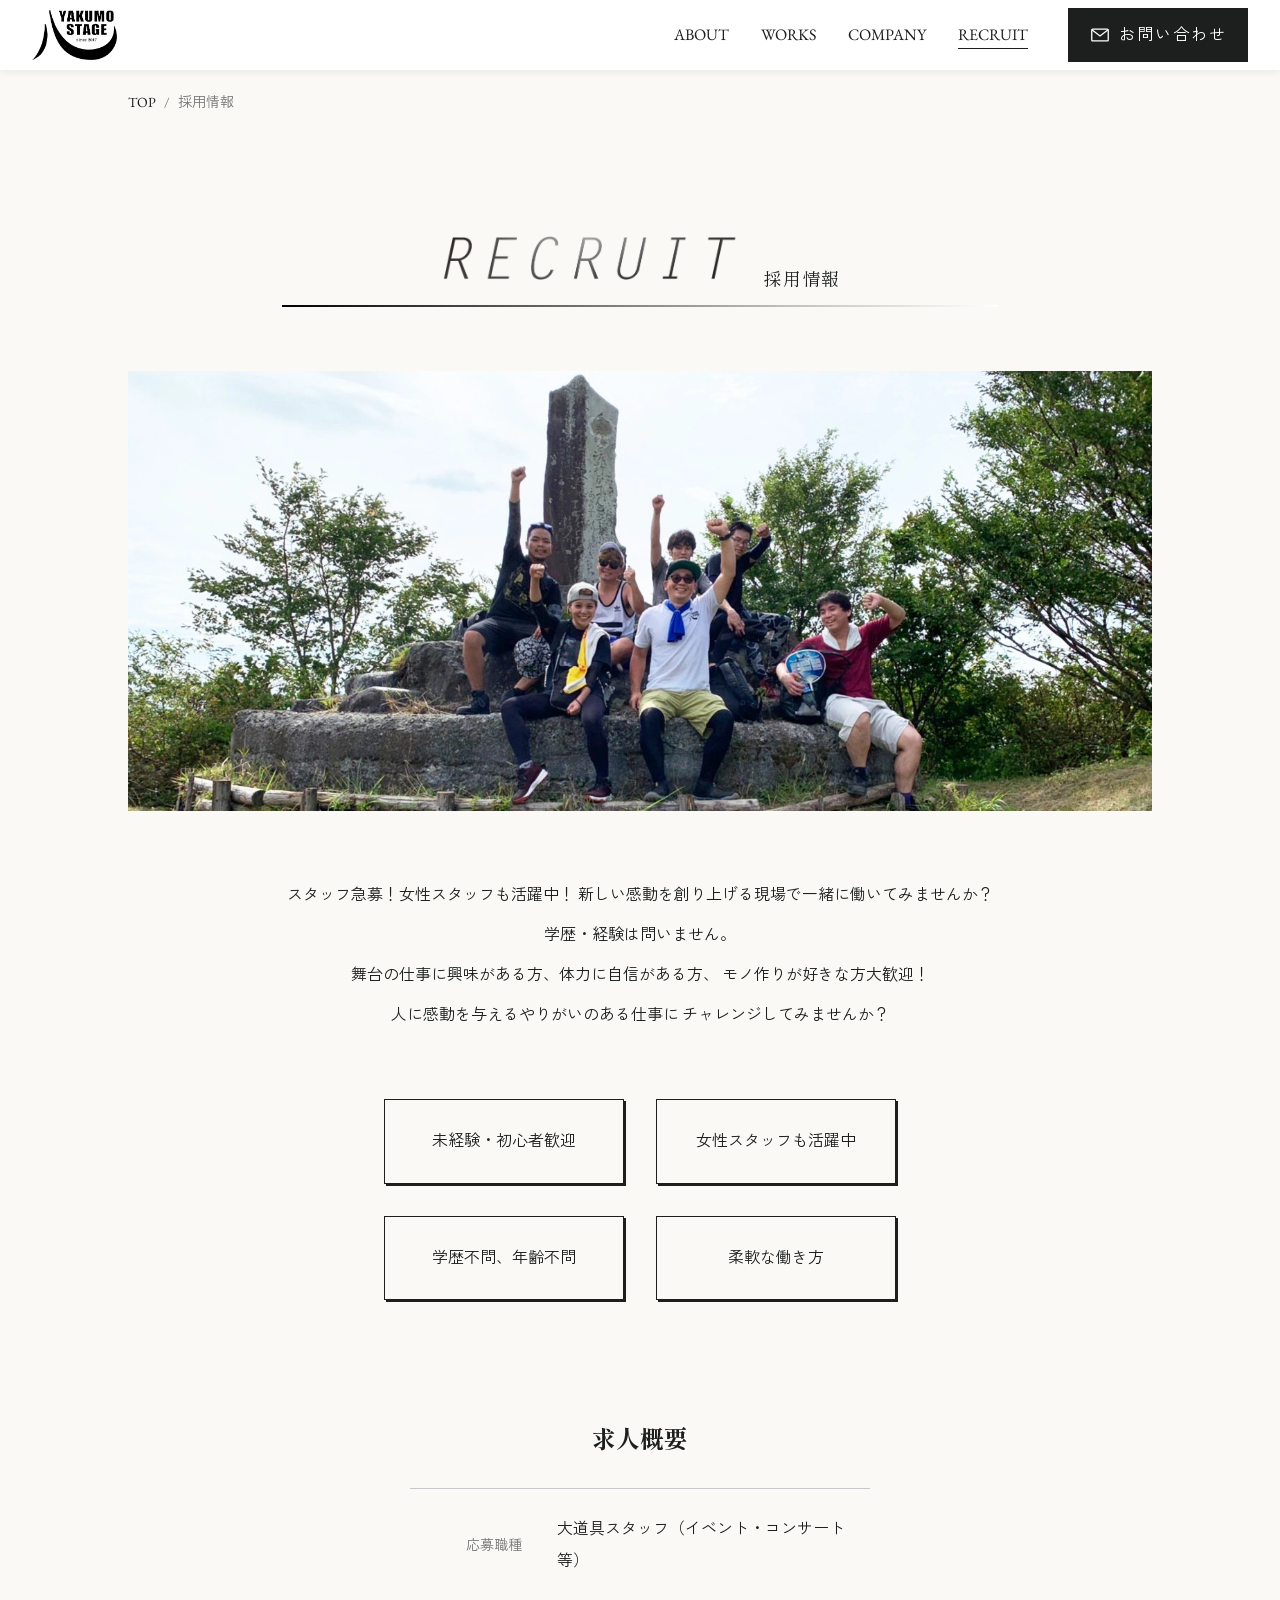
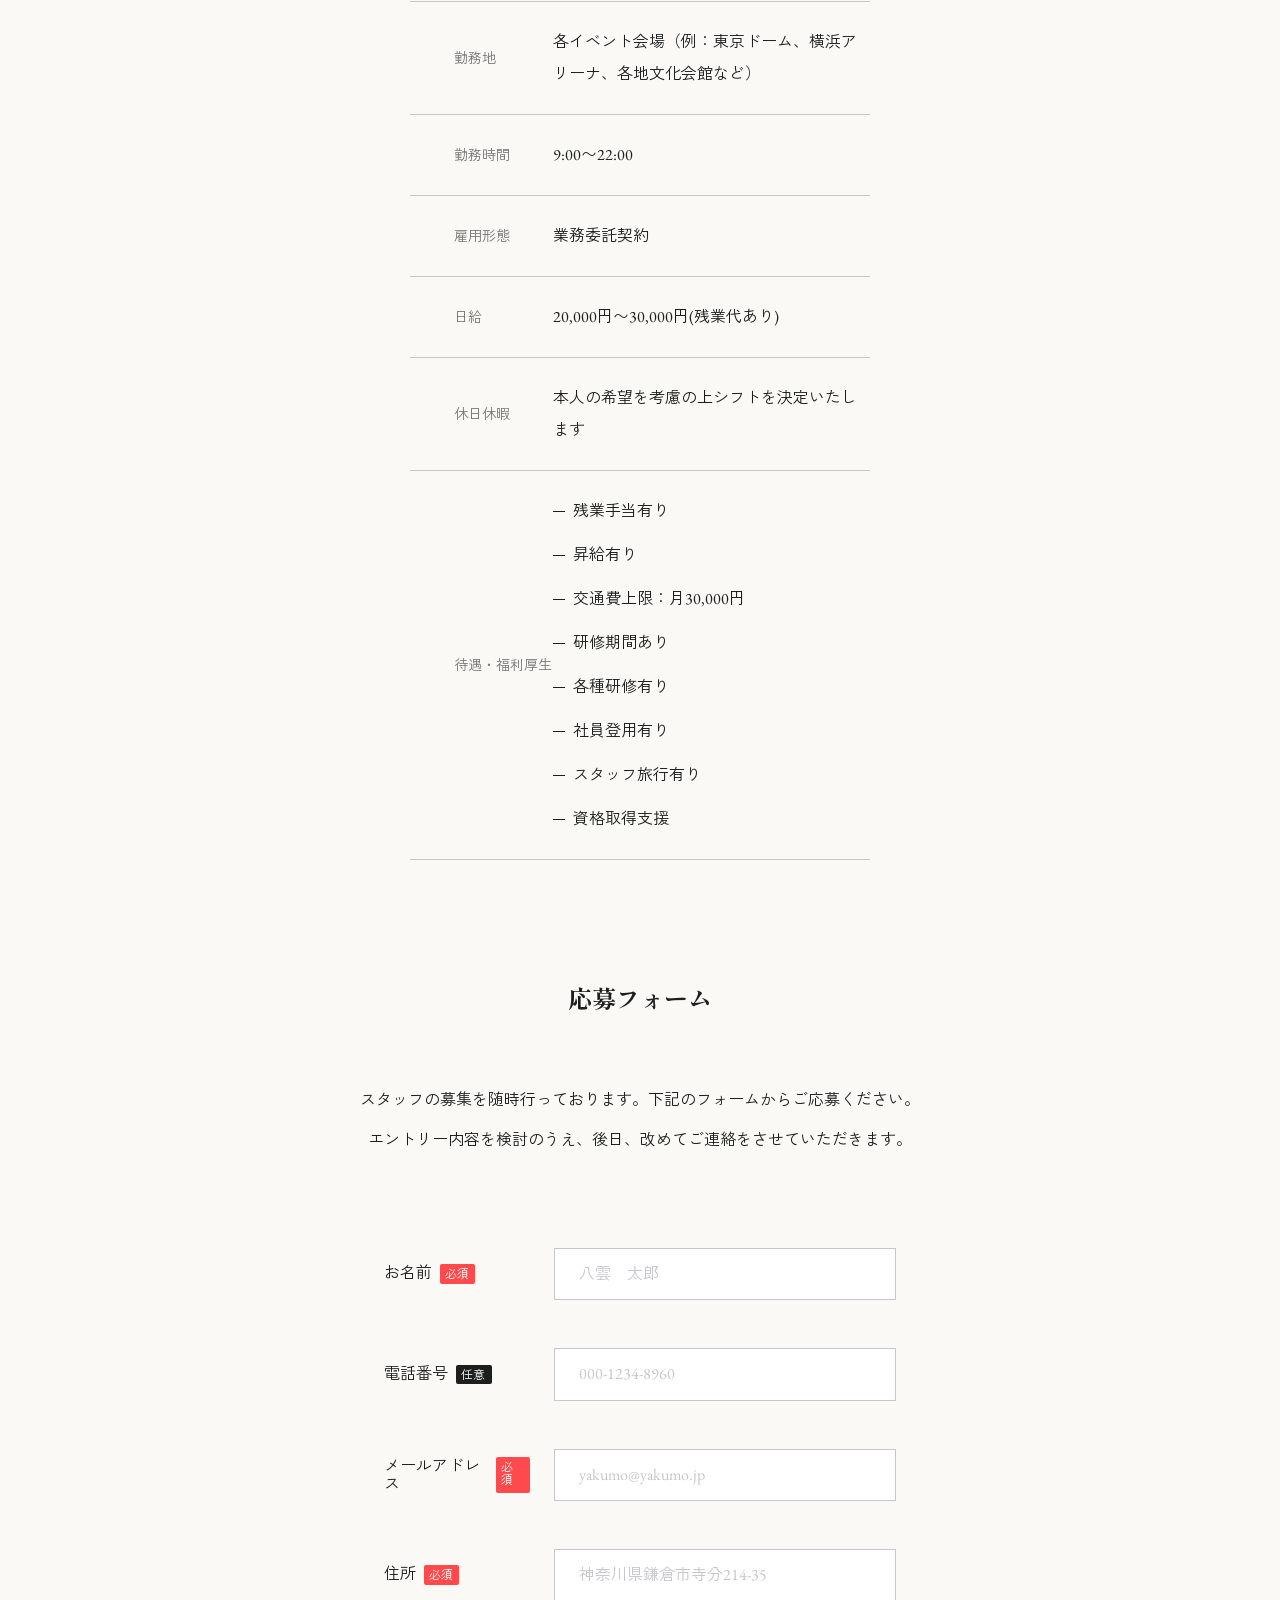
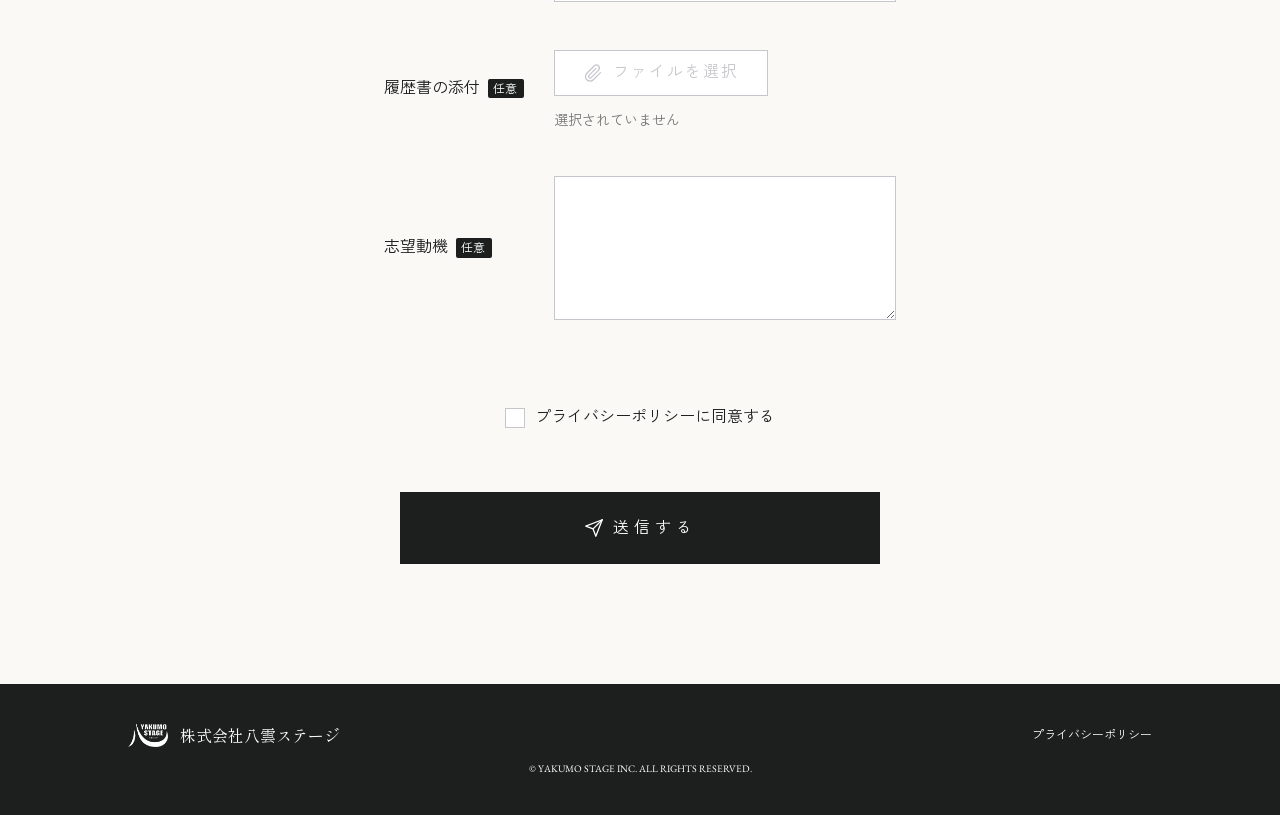
<file: recruit.html>
<!doctype html>
<html lang="ja">
	<head>
		<meta charset="UTF-8" />
		<meta name="viewport" content="width=device-width, initial-scale=1.0" />
		<title>採用情報|株式会社八雲ステージ</title>
		<meta
			name="description"
			content="株式会社八雲ステージの採用情報です。コンサートやイベントの大道具スタッフを募集しています。未経験・初心者歓迎、女性スタッフも活躍中です。応募フォームからご応募ください。" />
		<meta property="og:title" content="採用情報|株式会社八雲ステージ" />
		<meta
			property="og:description"
			content="株式会社八雲ステージの採用情報です。コンサートやイベントの大道具スタッフを募集しています。未経験・初心者歓迎、女性スタッフも活躍中です。応募フォームからご応募ください。" />
		<meta property="og:type" content="website" />
		<meta property="og:url" content="https://act2510itoh.github.io/yakumo/recruit.html" />
		<meta property="og:image" content="https://act2510itoh.github.io/yakumo/assets/images/yakumo_logo1.png" />
		<meta property="og:site_name" content="株式会社八雲ステージ" />
		<meta name="twitter:card" content="summary_large_image" />
		<link rel="icon" href="./assets/images/yakumo_favicon.png" />
		<link rel="preconnect" href="https://fonts.googleapis.com" />
		<link rel="preconnect" href="https://fonts.gstatic.com" crossorigin />
		<link
			href="https://fonts.googleapis.com/css2?family=Shippori+Mincho:wght@400;600&family=EB+Garamond:wght@400;500&family=Zen+Kaku+Gothic+New:wght@400;500&display=swap"
			rel="stylesheet" />
		<link rel="stylesheet" href="./assets/css/style.css" />
		<!-- JSが動く時だけ演出用の初期状態にする(表示前に付けてちらつきを防ぐ) -->
		<script>
			document.documentElement.classList.add('js');
		</script>
	</head>
	<body>
		<!-- ヘッダー -->
		<header class="l-header">
			<div class="l-header__inner">
				<h1 class="l-header__logo">
					<a href="./index.html">
						<img src="./assets/images/yakumo_logo1.png" alt="株式会社八雲ステージ" />
					</a>
				</h1>
				<nav class="l-nav" id="global-nav">
					<ul class="l-nav__list">
						<li class="l-nav__item">
							<a href="./index.html#about">ABOUT</a>
						</li>
						<li class="l-nav__item">
							<a href="./index.html#works">WORKS</a>
						</li>
						<li class="l-nav__item">
							<a href="./company.html">COMPANY</a>
						</li>
						<li class="l-nav__item">
							<a href="./recruit.html" aria-current="page">RECRUIT</a>
						</li>
					</ul>
					<div class="l-btn c-btn c-btn--icon">
						<a href="./contact.html">
							<!-- メールのアイコン(飾りなので読み上げない) -->
							<svg
								class="c-btn__icon"
								viewBox="0 0 24 24"
								fill="none"
								stroke="currentColor"
								stroke-width="1.4"
								aria-hidden="true">
								<rect x="3" y="5.5" width="18" height="13" rx="1" />
								<path d="M3.5 6.5l8.5 6.5 8.5-6.5" />
							</svg>
							お問い合わせ
						</a>
					</div>
				</nav>
				<button
					type="button"
					class="l-ham"
					aria-label="メニューを開く"
					aria-expanded="false"
					aria-controls="global-nav">
					<span></span>
					<span></span>
					<span></span>
				</button>
			</div>
		</header>
		<!-- パンくずリスト -->
		<nav class="c-breadcrumb c-container" aria-label="パンくずリスト">
			<ol>
				<li><a href="./index.html">TOP</a></li>
				<li aria-current="page">採用情報</li>
			</ol>
		</nav>
		<!-- ここからコンテンツ -->
		<main class="p-recruit c-section-block">
			<h2 class="c-section-title c-section-title__center">
				<span class="en">
					<img src="./assets/images/yakumo_recruit.webp" alt="RECRUIT" loading="lazy" />
				</span>
				<span class="jp">採用情報</span>
			</h2>
			<div class="p-recruit__image">
				<img
					src="./assets/images/img_3262_wide_20200904125947787.webp"
					alt="山頂でガッツポーズをするスタッフたち"
					loading="lazy" />
			</div>
			<div class="c-container">
				<div class="c-heading-text">
					<p>
						スタッフ急募！女性スタッフも活躍中！<br class="sp" />
						新しい感動を創り上げる現場で一緒に働いてみませんか？
					</p>
					<p>学歴・経験は問いません。</p>
					<p>
						舞台の仕事に興味がある方、体力に自信がある方、<br class="sp" />
						モノ作りが好きな方大歓迎！
					</p>
					<p>
						人に感動を与えるやりがいのある仕事に<br class="sp" />
						チャレンジしてみませんか？
					</p>
				</div>
				<ul class="p-recruit__text-box">
					<li>未経験・初心者歓迎</li>
					<li>女性スタッフも活躍中</li>
					<li>学歴不問、年齢不問</li>
					<li>柔軟な働き方</li>
				</ul>
				<!-- 求人概要セクション -->
				<section class="c-section-block">
					<h3 class="p-recruit__heading">求人概要</h3>
					<dl class="p-recruit__item">
						<dt>応募職種</dt>
						<dd>大道具スタッフ（イベント・コンサート等）</dd>
					</dl>
					<dl class="p-recruit__item">
						<dt>勤務地</dt>
						<dd>各イベント会場（例：東京ドーム、横浜アリーナ、各地文化会館など）</dd>
					</dl>
					<dl class="p-recruit__item">
						<dt>勤務時間</dt>
						<dd>9:00〜22:00</dd>
					</dl>
					<dl class="p-recruit__item">
						<dt>雇用形態</dt>
						<dd>業務委託契約</dd>
					</dl>
					<dl class="p-recruit__item">
						<dt>日給</dt>
						<dd>20,000円〜30,000円(残業代あり)</dd>
					</dl>
					<dl class="p-recruit__item">
						<dt>休日休暇</dt>
						<dd>本人の希望を考慮の上シフトを決定いたします</dd>
					</dl>
					<dl class="p-recruit__item">
						<dt>待遇・福利厚生</dt>
						<dd>
							<ul>
								<li>残業手当有り</li>
								<li>昇給有り</li>
								<li>交通費上限：月30,000円</li>
								<li>研修期間あり</li>
								<li>各種研修有り</li>
								<li>社員登用有り</li>
								<li>スタッフ旅行有り</li>
								<li>資格取得支援</li>
							</ul>
						</dd>
					</dl>
				</section>
			</div>

			<!-- 応募フォームセクション -->
			<section class="c-container">
				<h3 class="p-recruit__heading">応募フォーム</h3>
				<div class="c-heading-text">
					<p>スタッフの募集を随時行っております。<br class="sp" />下記のフォームからご応募ください。</p>
					<p>エントリー内容を検討のうえ、<br class="sp" />後日、改めてご連絡をさせていただきます。</p>
				</div>

				<form action="/submit" method="POST" enctype="multipart/form-data">
					<div class="c-form">
						<label for="name">お名前 <span class="required">必須</span></label>
						<input
							type="text"
							id="name"
							name="name"
							autocomplete="name"
							required
							placeholder="八雲　太郎" />
					</div>
					<div class="c-form">
						<label for="call">電話番号 <span class="optional">任意</span></label>
						<input type="tel" id="call" name="call" autocomplete="tel" placeholder="000-1234-8960" />
					</div>

					<div class="c-form">
						<label for="email">メールアドレス <span class="required">必須</span></label>
						<input
							type="email"
							id="email"
							name="email"
							autocomplete="email"
							required
							placeholder="yakumo@yakumo.jp" />
					</div>
					<div class="c-form">
						<label for="address">住所 <span class="required">必須</span></label>
						<input
							type="text"
							id="address"
							name="address"
							autocomplete="address-line1"
							required
							placeholder="神奈川県鎌倉市寺分214-35" />
					</div>

					<div class="c-form">
						<label for="file">履歴書の添付<span class="optional">任意</span></label>
						<div class="c-form__file">
							<input type="file" id="file" name="file" class="c-form__file-input" />
							<label for="file" class="c-form__file-btn">
								<svg class="c-form__file-icon" viewBox="0 0 24 24" aria-hidden="true">
									<path
										d="M21 11.5l-8.6 8.6a5.5 5.5 0 01-7.8-7.8l9-9a3.7 3.7 0 015.2 5.2l-9 9a1.8 1.8 0 01-2.6-2.6l8.4-8.4" />
								</svg>
								ファイルを選択
							</label>
							<span class="c-form__file-name" id="file-name">選択されていません</span>
						</div>
					</div>

					<div class="c-form">
						<label for="message">志望動機<span class="optional">任意</span></label>
						<textarea id="message" name="message" rows="6"></textarea>
					</div>

					<div class="c-form__checkbox">
						<input type="checkbox" id="agree" name="agree" required />
						<label for="agree"
							><a href="./privacy-policy.html" target="_blank" rel="noopener"
								>プライバシーポリシーに同意する</a
							></label
						>
					</div>

					<button type="submit" class="c-btn c-btn--submit">
						<span>
							<!-- 紙飛行機のアイコン(飾りなので読み上げない) -->
							<svg
								class="c-btn__icon"
								viewBox="0 0 24 24"
								fill="none"
								stroke="currentColor"
								stroke-width="1.4"
								stroke-linecap="round"
								stroke-linejoin="round"
								aria-hidden="true">
								<line x1="21" y1="3" x2="11" y2="13" />
								<polygon points="21 3 14 21 11 13 3 10 21 3" />
							</svg>
							送信する
						</span>
					</button>
				</form>
			</section>
		</main>
		<!-- フッター -->
		<footer class="l-footer">
			<div class="l-footer__inner c-container">
				<h3 class="l-footer__title">
					<a href="./index.html">
						<span class="l-footer__logo">
							<img src="./assets/images/yakumo_logo1.png" alt="株式会社八雲ステージ" loading="lazy" />
						</span>
						<span class="l-footer__text">株式会社八雲ステージ</span>
					</a>
				</h3>
				<p><a href="./privacy-policy.html">プライバシーポリシー</a></p>
			</div>
			<small>&copy; YAKUMO STAGE INC. ALL RIGHTS RESERVED.</small>
		</footer>
		<script src="https://ajax.googleapis.com/ajax/libs/jquery/3.5.1/jquery.min.js"></script>
		<script src="./assets/js/common.js"></script>
	</body>
</html>
</file>
<file: assets/css/style.css>
@charset "UTF-8";
img {
  max-width: 100%;
  display: block;
}

body {
  font-family: "EB Garamond", "Zen Kaku Gothic New", sans-serif;
  font-size: 1rem;
  color: #1c1f1e;
  background-color: #faf9f5;
}

h1,
h2,
h3,
h4 {
  font-family: "Shippori Mincho", serif;
}

/*! destyle.css v4.0.1 | MIT License | https://github.com/nicolas-cusan/destyle.css */
/* Reset box-model and set borders */
/* ============================================ */
*,
::before,
::after {
  -webkit-box-sizing: border-box;
          box-sizing: border-box;
  border-style: solid;
  border-width: 0;
  min-width: 0;
}

/* Document */
/* ============================================ */
/**
 * 1. Correct the line height in all browsers.
 * 2. Prevent adjustments of font size after orientation changes in iOS.
 * 3. Remove gray overlay on links for iOS.
 */
html {
  line-height: 1.15; /* 1 */
  -webkit-text-size-adjust: 100%; /* 2 */
  -webkit-tap-highlight-color: transparent; /* 3*/
}

/* Sections */
/* ============================================ */
/**
 * Remove the margin in all browsers.
 */
body {
  margin: 0;
}

/**
 * Render the `main` element consistently in IE.
 */
main {
  display: block;
}

/* Vertical rhythm */
/* ============================================ */
p,
table,
blockquote,
address,
pre,
iframe,
form,
figure,
dl {
  margin: 0;
}

/* Headings */
/* ============================================ */
h1,
h2,
h3,
h4,
h5,
h6 {
  font-size: inherit;
  font-weight: inherit;
  margin: 0;
}

/* Lists (enumeration) */
/* ============================================ */
ul,
ol {
  margin: 0;
  padding: 0;
  list-style: none;
}

/* Lists (definition) */
/* ============================================ */
dt {
  font-weight: normal;
}

dd {
  margin-left: 0;
}

/* Grouping content */
/* ============================================ */
/**
 * 1. Add the correct box sizing in Firefox.
 * 2. Show the overflow in Edge and IE.
 */
hr {
  -webkit-box-sizing: content-box;
          box-sizing: content-box; /* 1 */
  height: 0; /* 1 */
  overflow: visible; /* 2 */
  border-top-width: 1px;
  margin: 0;
  clear: both;
  color: inherit;
}

/**
 * 1. Correct the inheritance and scaling of font size in all browsers.
 * 2. Correct the odd `em` font sizing in all browsers.
 */
pre {
  font-family: monospace, monospace; /* 1 */
  font-size: inherit; /* 2 */
}

address {
  font-style: inherit;
}

/* Text-level semantics */
/* ============================================ */
/**
 * Remove the gray background on active links in IE 10.
 */
a {
  background-color: transparent;
  text-decoration: none;
  color: inherit;
}

/**
 * 1. Remove the bottom border in Chrome 57-
 * 2. Add the correct text decoration in Chrome, Edge, IE, Opera, and Safari.
 */
abbr[title] {
  text-decoration: underline dotted; /* 2 */
}

/**
 * Add the correct font weight in Chrome, Edge, and Safari.
 */
b,
strong {
  font-weight: bolder;
}

/**
 * 1. Correct the inheritance and scaling of font size in all browsers.
 * 2. Correct the odd `em` font sizing in all browsers.
 */
code,
kbd,
samp {
  font-family: monospace, monospace; /* 1 */
  font-size: inherit; /* 2 */
}

/**
 * Add the correct font size in all browsers.
 */
small {
  font-size: 80%;
}

/**
 * Prevent `sub` and `sup` elements from affecting the line height in
 * all browsers.
 */
sub,
sup {
  font-size: 75%;
  line-height: 0;
  position: relative;
  vertical-align: baseline;
}

sub {
  bottom: -0.25em;
}

sup {
  top: -0.5em;
}

/* Replaced content */
/* ============================================ */
/**
 * Prevent vertical alignment issues.
 */
svg,
img,
embed,
object,
iframe {
  vertical-align: bottom;
}

/* Forms */
/* ============================================ */
/**
 * Reset form fields to make them styleable.
 * 1. Make form elements stylable across systems iOS especially.
 * 2. Inherit text-transform from parent.
 */
button,
input,
optgroup,
select,
textarea {
  -webkit-appearance: none; /* 1 */
  -moz-appearance: none;
       appearance: none;
  vertical-align: middle;
  color: inherit;
  font: inherit;
  background: transparent;
  padding: 0;
  margin: 0;
  border-radius: 0;
  text-align: inherit;
  text-transform: inherit; /* 2 */
}

/**
 * Correct cursors for clickable elements.
 */
button,
[type=button],
[type=reset],
[type=submit] {
  cursor: pointer;
}

button:disabled,
[type=button]:disabled,
[type=reset]:disabled,
[type=submit]:disabled {
  cursor: default;
}

/**
 * Improve outlines for Firefox and unify style with input elements & buttons.
 */
:-moz-focusring {
  outline: auto;
}

select:disabled {
  opacity: inherit;
}

/**
 * Remove padding
 */
option {
  padding: 0;
}

/**
 * Reset to invisible
 */
fieldset {
  margin: 0;
  padding: 0;
  min-width: 0;
}

legend {
  padding: 0;
}

/**
 * Add the correct vertical alignment in Chrome, Firefox, and Opera.
 */
progress {
  vertical-align: baseline;
}

/**
 * Remove the default vertical scrollbar in IE 10+.
 */
textarea {
  overflow: auto;
}

/**
 * Correct the cursor style of increment and decrement buttons in Chrome.
 */
[type=number]::-webkit-inner-spin-button,
[type=number]::-webkit-outer-spin-button {
  height: auto;
}

/**
 * Correct the outline style in Safari.
 */
[type=search] {
  outline-offset: -2px; /* 1 */
}

/**
 * Remove the inner padding in Chrome and Safari on macOS.
 */
[type=search]::-webkit-search-decoration {
  -webkit-appearance: none;
}

/**
 * 1. Correct the inability to style clickable types in iOS and Safari.
 * 2. Fix font inheritance.
 */
::-webkit-file-upload-button {
  -webkit-appearance: button; /* 1 */
  font: inherit; /* 2 */
}

/**
 * Fix appearance for Firefox
 */
[type=number] {
  -moz-appearance: textfield;
  -webkit-appearance: textfield;
          appearance: textfield;
}

/**
 * Clickable labels
 */
label[for] {
  cursor: pointer;
}

/* Interactive */
/* ============================================ */
/*
 * Add the correct display in Edge, IE 10+, and Firefox.
 */
details {
  display: block;
}

/*
 * Add the correct display in all browsers.
 */
summary {
  display: list-item;
}

/*
 * Remove outline for editable content.
 */
[contenteditable]:focus {
  outline: auto;
}

/* Tables */
/* ============================================ */
/**
1. Correct table border color inheritance in all Chrome and Safari.
*/
table {
  border-color: inherit; /* 1 */
  border-collapse: collapse;
}

caption {
  text-align: left;
}

td,
th {
  vertical-align: top;
  padding: 0;
}

th {
  text-align: left;
  font-weight: bold;
}

.l-header {
  position: sticky;
  top: 0;
  left: 0;
  width: 100%;
  padding-block: 20px;
  background-color: #fff;
  -webkit-box-shadow: 0 2px 8px rgba(28, 31, 30, 0.08);
          box-shadow: 0 2px 8px rgba(28, 31, 30, 0.08);
  z-index: 10;
}
@media screen and (min-width: 850px) {
  .l-header {
    padding-block: 8px;
  }
}
.l-header__inner {
  display: -webkit-box;
  display: -ms-flexbox;
  display: flex;
  -webkit-box-pack: justify;
      -ms-flex-pack: justify;
          justify-content: space-between;
  -webkit-box-align: center;
      -ms-flex-align: center;
          align-items: center;
  width: 90%;
  margin-inline: auto;
}
@media screen and (min-width: 850px) {
  .l-header__inner {
    width: 95%;
  }
}
.l-header__logo {
  z-index: 20;
  -webkit-transition: 0.3s all ease-in;
  transition: 0.3s all ease-in;
}
.l-header__logo a:hover {
  opacity: 0.6;
}
.l-header__logo img {
  height: 30px;
  width: auto;
}
@media screen and (min-width: 850px) {
  .l-header__logo img {
    height: 50px;
  }
}
.l-header .l-nav {
  position: absolute;
  top: 0;
  left: 0;
  z-index: 10;
  width: 100%;
  height: 100dvh;
}
@media screen and (max-width: 849px) {
  .l-header .l-nav {
    display: -webkit-box;
    display: -ms-flexbox;
    display: flex;
    -webkit-box-orient: vertical;
    -webkit-box-direction: normal;
        -ms-flex-direction: column;
            flex-direction: column;
    -webkit-box-align: start;
        -ms-flex-align: start;
            align-items: flex-start;
    gap: 32px;
    padding: 100px 64px;
    background-color: #1c1f1e;
    -webkit-transform: translateX(-100%);
            transform: translateX(-100%);
    visibility: hidden;
    -webkit-transition: visibility 0s linear 0.3s, -webkit-transform 0.3s ease-in;
    transition: visibility 0s linear 0.3s, -webkit-transform 0.3s ease-in;
    transition: transform 0.3s ease-in, visibility 0s linear 0.3s;
    transition: transform 0.3s ease-in, visibility 0s linear 0.3s, -webkit-transform 0.3s ease-in;
  }
  .l-header .l-nav__list {
    display: -webkit-box;
    display: -ms-flexbox;
    display: flex;
    -webkit-box-orient: vertical;
    -webkit-box-direction: normal;
        -ms-flex-direction: column;
            flex-direction: column;
    color: #fff;
    gap: 8px;
  }
  .l-header .l-nav .l-btn {
    margin-inline: 0;
    border-color: #fff;
  }
}
@media screen and (min-width: 850px) {
  .l-header .l-nav {
    position: static;
    display: -webkit-box;
    display: -ms-flexbox;
    display: flex;
    gap: 40px;
    -webkit-box-align: center;
        -ms-flex-align: center;
            align-items: center;
    height: auto;
    width: auto;
    color: #1c1f1e;
  }
  .l-header .l-nav__list {
    display: -webkit-box;
    display: -ms-flexbox;
    display: flex;
    gap: 32px;
  }
}
.l-header .l-nav__item a {
  position: relative;
}
.l-header .l-nav__item a::after {
  content: "";
  position: absolute;
  left: 0;
  bottom: -4px;
  width: 100%;
  height: 1px;
  background-color: currentColor;
  -webkit-transform: scaleX(0);
          transform: scaleX(0);
  -webkit-transform-origin: right center;
          transform-origin: right center;
  -webkit-transition: -webkit-transform 0.3s ease;
  transition: -webkit-transform 0.3s ease;
  transition: transform 0.3s ease;
  transition: transform 0.3s ease, -webkit-transform 0.3s ease;
}
@media (hover: hover) {
  .l-header .l-nav__item a:hover::after {
    -webkit-transform: scaleX(1);
            transform: scaleX(1);
    -webkit-transform-origin: left center;
            transform-origin: left center;
  }
}
.l-header .l-nav__item a:focus-visible::after, .l-header .l-nav__item a[aria-current=page]::after {
  -webkit-transform: scaleX(1);
          transform: scaleX(1);
  -webkit-transform-origin: left center;
          transform-origin: left center;
}
@media screen and (max-width: 849px) {
  .l-header .l-nav__item a {
    display: inline-block;
    padding-block: 14px;
  }
  .l-header .l-nav__item a::after {
    bottom: 10px;
  }
}
.l-header .l-ham {
  position: relative;
  width: 30px;
  height: 30px;
  cursor: pointer;
  -webkit-transition: 0.3s all ease-in;
  transition: 0.3s all ease-in;
}
@media screen and (min-width: 850px) {
  .l-header .l-ham {
    display: none;
  }
}
.l-header .l-ham span {
  position: absolute;
  left: 0;
  width: 100%;
  height: 2px;
  background-color: black;
  -webkit-transition: 0.3s all ease-in;
  transition: 0.3s all ease-in;
  z-index: 20;
}
.l-header .l-ham span:first-of-type {
  top: 20%;
}
.l-header .l-ham span:nth-of-type(2) {
  top: 50%;
}
.l-header .l-ham span:last-of-type {
  top: 80%;
}
@media screen and (max-width: 849px) {
  .l-header.open .l-header__logo img {
    -webkit-filter: invert(1);
            filter: invert(1);
  }
  .l-header.open .l-nav {
    -webkit-transform: translateX(0);
            transform: translateX(0);
    visibility: visible;
    -webkit-transition: visibility 0s linear 0s, -webkit-transform 0.3s ease-in;
    transition: visibility 0s linear 0s, -webkit-transform 0.3s ease-in;
    transition: transform 0.3s ease-in, visibility 0s linear 0s;
    transition: transform 0.3s ease-in, visibility 0s linear 0s, -webkit-transform 0.3s ease-in;
  }
  .l-header.open .l-ham span {
    background-color: #fff;
  }
  .l-header.open .l-ham span:first-of-type {
    top: 50%;
    -webkit-transform: rotate(-135deg);
            transform: rotate(-135deg);
  }
  .l-header.open .l-ham span:nth-of-type(2) {
    opacity: 0;
  }
  .l-header.open .l-ham span:last-of-type {
    top: 50%;
    -webkit-transform: rotate(135deg);
            transform: rotate(135deg);
  }
}

@media screen and (max-width: 849px) {
  body:has(.l-header.open) {
    overflow: hidden;
  }
}

.l-footer {
  padding-block: 40px;
  background-color: #1c1f1e;
  color: #fff;
  text-align: center;
  display: -webkit-box;
  display: -ms-flexbox;
  display: flex;
  -webkit-box-orient: vertical;
  -webkit-box-direction: normal;
      -ms-flex-direction: column;
          flex-direction: column;
  gap: 16px;
}
.l-footer__inner {
  display: -webkit-box;
  display: -ms-flexbox;
  display: flex;
  -webkit-box-orient: vertical;
  -webkit-box-direction: normal;
      -ms-flex-direction: column;
          flex-direction: column;
  gap: 16px;
  -webkit-box-align: center;
      -ms-flex-align: center;
          align-items: center;
}
@media screen and (min-width: 850px) {
  .l-footer__inner {
    -webkit-box-orient: horizontal;
    -webkit-box-direction: normal;
        -ms-flex-direction: row;
            flex-direction: row;
    -webkit-box-pack: justify;
        -ms-flex-pack: justify;
            justify-content: space-between;
  }
}
.l-footer__inner p {
  font-size: 0.75rem;
}
.l-footer__inner p a {
  position: relative;
}
.l-footer__inner p a::after {
  content: "";
  position: absolute;
  left: 0;
  bottom: -2px;
  width: 100%;
  height: 1px;
  background-color: currentColor;
  -webkit-transform: scaleX(0);
          transform: scaleX(0);
  -webkit-transform-origin: right center;
          transform-origin: right center;
  -webkit-transition: -webkit-transform 0.3s ease;
  transition: -webkit-transform 0.3s ease;
  transition: transform 0.3s ease;
  transition: transform 0.3s ease, -webkit-transform 0.3s ease;
}
@media (hover: hover) {
  .l-footer__inner p a:hover::after {
    -webkit-transform: scaleX(1);
            transform: scaleX(1);
    -webkit-transform-origin: left center;
            transform-origin: left center;
  }
}
.l-footer__inner p a:focus-visible::after, .l-footer__inner p a[aria-current=page]::after {
  -webkit-transform: scaleX(1);
          transform: scaleX(1);
  -webkit-transform-origin: left center;
          transform-origin: left center;
}
.l-footer__title a {
  display: -webkit-box;
  display: -ms-flexbox;
  display: flex;
  -webkit-box-align: center;
      -ms-flex-align: center;
          align-items: center;
  gap: 12px;
}
.l-footer__title a:hover {
  opacity: 0.6;
}
.l-footer__logo {
  width: 30px;
  -webkit-filter: invert(1);
          filter: invert(1);
}
@media screen and (min-width: 850px) {
  .l-footer__logo {
    width: 40px;
  }
}
.l-footer__logo img {
  width: 100%;
}
.l-footer small {
  font-size: 0.625rem;
}

.p-company {
  display: -webkit-box;
  display: -ms-flexbox;
  display: flex;
  -webkit-box-orient: vertical;
  -webkit-box-direction: normal;
      -ms-flex-direction: column;
          flex-direction: column;
  -webkit-box-align: center;
      -ms-flex-align: center;
          align-items: center;
}
.p-company__text {
  display: -webkit-box;
  display: -ms-flexbox;
  display: flex;
  -webkit-box-orient: vertical;
  -webkit-box-direction: normal;
      -ms-flex-direction: column;
          flex-direction: column;
  -webkit-box-align: center;
      -ms-flex-align: center;
          align-items: center;
}
.p-company__image {
  margin-block: 32px;
}
@media screen and (min-width: 850px) {
  .p-company__image {
    margin-block: 64px;
  }
}
.p-company__image img {
  width: 100%;
  height: auto;
  -o-object-fit: cover;
     object-fit: cover;
  -o-object-position: center;
     object-position: center;
  margin-inline: auto;
}
@media screen and (min-width: 850px) {
  .p-company__image img {
    width: 100%;
    height: 440px;
  }
}
.p-company .c-heading {
  text-align: left;
  width: 100%;
}
@media screen and (min-width: 850px) {
  .p-company .c-heading {
    width: 40%;
  }
}
.p-company__inner {
  width: 100%;
  display: -webkit-box;
  display: -ms-flexbox;
  display: flex;
  -ms-flex-wrap: wrap;
      flex-wrap: wrap;
}
@media screen and (min-width: 850px) {
  .p-company__inner {
    width: 50%;
  }
}
.p-company__inner dt,
.p-company__inner dd {
  padding-block: 24px;
  border-bottom: 1px solid #c6c6cd;
  line-height: 1.5;
}
.p-company__inner dt:first-of-type,
.p-company__inner dd:first-of-type {
  border-top: 1px solid #c6c6cd;
}
.p-company__inner dt {
  width: 30%;
  color: #767676;
  font-size: 0.75rem;
  padding-left: 16px;
}
@media screen and (min-width: 850px) {
  .p-company__inner dt {
    padding-left: 80px;
    width: 40%;
  }
}
.p-company__inner dd {
  width: 70%;
  font-size: 0.875rem;
}
@media screen and (min-width: 850px) {
  .p-company__inner dd {
    width: 60%;
    font-size: 1rem;
  }
}
.p-company__inner ul {
  display: -webkit-box;
  display: -ms-flexbox;
  display: flex;
  -webkit-box-orient: vertical;
  -webkit-box-direction: normal;
      -ms-flex-direction: column;
          flex-direction: column;
  gap: 24px;
}
@media screen and (min-width: 850px) {
  .p-company__inner ul {
    gap: 12px;
  }
}
.p-company__inner ul li {
  position: relative;
  padding-left: 20px;
}
.p-company__inner ul li::before {
  content: "";
  position: absolute;
  left: 0;
  top: 0.75em;
  width: 12px;
  height: 1px;
  background: #1c1f1e;
}
.p-company__inner .space {
  font-size: 0.875rem;
}

.p-top-mainvisual {
  position: relative;
}
.p-top-mainvisual__text {
  position: absolute;
  z-index: 2;
  top: calc(60% - var(--header-height, 70px) / 2);
  left: 10%;
  color: #fff;
  text-shadow: 0 2px 10px rgba(28, 31, 30, 0.5);
  display: -webkit-box;
  display: -ms-flexbox;
  display: flex;
  -webkit-box-orient: vertical;
  -webkit-box-direction: normal;
      -ms-flex-direction: column;
          flex-direction: column;
  gap: 12px;
  font-size: 1.25rem;
  -webkit-transform: translateY(-50%);
          transform: translateY(-50%);
  -webkit-transition: opacity 1s 1s, visibility 1s 1s;
  transition: opacity 1s 1s, visibility 1s 1s;
}
@media screen and (min-width: 850px) {
  .p-top-mainvisual__text {
    gap: 24px;
    font-size: 2rem;
  }
}
.js:not(.is-movie-played) .p-top-mainvisual:not(.is-movie-end) .p-top-mainvisual__text {
  opacity: 0;
  visibility: hidden;
}
.p-top-mainvisual__main {
  font-size: 3rem;
  font-weight: bold;
}
@media screen and (min-width: 850px) {
  .p-top-mainvisual__main {
    font-size: 4rem;
  }
}
.p-top-mainvisual__image {
  position: relative;
  opacity: 0.9;
  z-index: 0;
  height: calc(100vh - var(--header-height, 70px));
  height: calc(100svh - var(--header-height, 70px));
  overflow: hidden;
}
.p-top-mainvisual__image img {
  position: absolute;
  inset: 0;
  width: 100%;
  height: 100%;
  -o-object-fit: cover;
     object-fit: cover;
  -o-object-position: center;
     object-position: center;
  opacity: 0;
  -webkit-animation: mainvisual-fade 15s infinite ease-in-out;
          animation: mainvisual-fade 15s infinite ease-in-out;
}
.p-top-mainvisual__image img:nth-child(1) {
  -webkit-animation-delay: -2s;
          animation-delay: -2s;
}
.p-top-mainvisual__image img:nth-child(2) {
  -webkit-animation-delay: 3s;
          animation-delay: 3s;
}
.p-top-mainvisual__image img:nth-child(3) {
  -webkit-animation-delay: 8s;
          animation-delay: 8s;
}
.p-top-mainvisual__image img:nth-child(1) {
  -o-object-position: 85% center;
     object-position: 85% center;
}
@media screen and (min-width: 850px) {
  .p-top-mainvisual__image img:nth-child(1) {
    -o-object-position: center;
       object-position: center;
  }
}
.js:not(.is-movie-played) .p-top-mainvisual:not(.is-movie-end) .p-top-mainvisual__image img {
  -webkit-animation-play-state: paused;
          animation-play-state: paused;
}
.p-top-mainvisual__movie {
  display: none;
}
.js:not(.is-movie-played) .p-top-mainvisual__movie {
  display: block;
  position: absolute;
  inset: 0;
  z-index: 1;
  width: 100%;
  height: 100%;
  -o-object-fit: contain;
     object-fit: contain;
  -o-object-position: center calc(50% - var(--header-height, 70px) / 2);
     object-position: center calc(50% - var(--header-height, 70px) / 2);
  background-color: #fff;
  -webkit-transition: opacity 1s, visibility 1s;
  transition: opacity 1s, visibility 1s;
}
@media screen and (min-width: 850px) {
  .js:not(.is-movie-played) .p-top-mainvisual__movie {
    -o-object-fit: cover;
       object-fit: cover;
    -o-object-position: center;
       object-position: center;
  }
}
.p-top-mainvisual.is-movie-end .p-top-mainvisual__movie {
  opacity: 0;
  visibility: hidden;
}

@-webkit-keyframes mainvisual-fade {
  0% {
    opacity: 0;
    z-index: 2;
  }
  13.3333333333% {
    opacity: 1;
    z-index: 2;
  }
  33.3333333333% {
    opacity: 1;
    z-index: 1;
  }
  46.6666666667% {
    opacity: 1;
    z-index: 1;
  }
  46.6766666667% {
    opacity: 0;
    z-index: 1;
  }
  100% {
    opacity: 0;
    z-index: 1;
  }
}

@keyframes mainvisual-fade {
  0% {
    opacity: 0;
    z-index: 2;
  }
  13.3333333333% {
    opacity: 1;
    z-index: 2;
  }
  33.3333333333% {
    opacity: 1;
    z-index: 1;
  }
  46.6666666667% {
    opacity: 1;
    z-index: 1;
  }
  46.6766666667% {
    opacity: 0;
    z-index: 1;
  }
  100% {
    opacity: 0;
    z-index: 1;
  }
}
@media (prefers-reduced-motion: reduce) {
  .p-top-mainvisual__image img {
    -webkit-animation: none;
            animation: none;
  }
  .p-top-mainvisual__image img:nth-child(1) {
    opacity: 1;
  }
}
.p-top-about {
  display: -webkit-box;
  display: -ms-flexbox;
  display: flex;
  -webkit-box-orient: vertical;
  -webkit-box-direction: normal;
      -ms-flex-direction: column;
          flex-direction: column;
  position: relative;
}
@media screen and (min-width: 850px) {
  .p-top-about {
    -webkit-writing-mode: vertical-rl;
        -ms-writing-mode: tb-rl;
            writing-mode: vertical-rl;
    margin-block: auto;
  }
}
.p-top-about__heading {
  font-size: 1.5rem;
}
@media screen and (min-width: 850px) {
  .p-top-about__heading {
    font-size: 2rem;
  }
  .p-top-about__heading .sp {
    display: none;
  }
}
.p-top-about__wrapper {
  font-size: 1rem;
  line-height: 2.5rem;
  display: -webkit-box;
  display: -ms-flexbox;
  display: flex;
  -webkit-box-orient: vertical;
  -webkit-box-direction: normal;
      -ms-flex-direction: column;
          flex-direction: column;
  gap: 36px;
  padding-inline: 16px;
}
@media screen and (min-width: 850px) {
  .p-top-about__wrapper {
    width: 60%;
    font-size: 1.25rem;
    height: 70vh;
    -webkit-box-pack: justify;
        -ms-flex-pack: justify;
            justify-content: space-between;
    padding-inline: 120px 0;
    margin-block: auto;
  }
}
.p-top-about__image {
  width: 60%;
  padding-block: 120px;
  position: absolute;
  top: 50%;
  left: 50%;
  opacity: 0.05;
  margin-inline: 0;
  -webkit-transform: translateX(-50%);
          transform: translateX(-50%);
}
@media screen and (min-width: 850px) {
  .p-top-about__image {
    width: 50%;
    -webkit-transform: translate(-50%, -50%);
            transform: translate(-50%, -50%);
    padding-block: 0;
  }
}
.p-top-about__image img {
  width: 100%;
}

.p-top-works {
  --works-image-height: calc(100vh - var(--header-height, 70px));
}
.p-top-works__container {
  display: -webkit-box;
  display: -ms-flexbox;
  display: flex;
  -webkit-box-orient: vertical;
  -webkit-box-direction: normal;
      -ms-flex-direction: column;
          flex-direction: column;
}
@media screen and (min-width: 850px) {
  .p-top-works__container {
    -webkit-box-orient: horizontal;
    -webkit-box-direction: normal;
        -ms-flex-direction: row;
            flex-direction: row;
    -webkit-box-align: start;
        -ms-flex-align: start;
            align-items: flex-start;
  }
}
.p-top-works__text-column {
  position: relative;
  z-index: 1;
  width: 100%;
  margin-top: calc(var(--works-image-height) * -1);
  color: #fff;
}
@media screen and (min-width: 850px) {
  .p-top-works__text-column {
    width: 50%;
    margin-top: 0;
    color: inherit;
  }
}
.p-top-works__text-item {
  min-height: 100vh;
  display: -webkit-box;
  display: -ms-flexbox;
  display: flex;
  -webkit-box-orient: vertical;
  -webkit-box-direction: normal;
      -ms-flex-direction: column;
          flex-direction: column;
  -webkit-box-pack: center;
      -ms-flex-pack: center;
          justify-content: center;
  padding: 48px 8%;
  -webkit-box-sizing: border-box;
          box-sizing: border-box;
  text-shadow: 0 1px 8px rgba(0, 0, 0, 0.5);
}
@media screen and (min-width: 850px) {
  .p-top-works__text-item {
    min-height: 0;
    height: 150vh;
    padding: 0 48px;
    text-shadow: none;
  }
}
.p-top-works__text-item p {
  line-height: 2;
}
@media screen and (min-width: 850px) {
  .p-top-works__text-item p {
    font-size: 1.2rem;
  }
}
.p-top-works__heading {
  font-size: 1.25rem;
  line-height: 1.5;
  color: inherit;
  font-weight: bold;
  margin-bottom: 24px;
}
@media screen and (min-width: 850px) {
  .p-top-works__heading {
    font-size: 1.5rem;
    margin-bottom: 36px;
    color: #1c1f1e;
  }
}
.p-top-works__image-column {
  width: 100%;
  height: var(--works-image-height);
  position: sticky;
  top: var(--header-height, 70px);
  overflow: hidden;
  background-color: #faf9f5;
}
.p-top-works__image-column::after {
  content: "";
  position: absolute;
  inset: 0;
  z-index: 2;
  background-color: rgba(0, 0, 0, 0.55);
  pointer-events: none;
}
@media screen and (min-width: 850px) {
  .p-top-works__image-column::after {
    content: none;
  }
}
@media screen and (min-width: 850px) {
  .p-top-works__image-column {
    width: 50%;
    height: calc(100vh - var(--header-height, 64px));
    top: var(--header-height, 64px);
  }
}
.p-top-works__image-item {
  position: absolute;
  inset: 0;
  width: 100%;
  height: 100%;
  -o-object-fit: cover;
     object-fit: cover;
  clip-path: polygon(0% 0%, 0% 0%, 0% 100%, 0% 100%);
}
.p-top-works__image-item:first-child {
  clip-path: polygon(0% 0%, 100% 0%, 100% 100%, 0% 100%);
}

@media screen and (min-width: 850px) {
  .p-top-company {
    background-color: #fff;
  }
}
.p-top-company .c-btn {
  width: min(90%, 320px);
}
@media screen and (min-width: 850px) {
  .p-top-company__inner {
    width: 80%;
    margin-inline: auto;
    display: -webkit-box;
    display: -ms-flexbox;
    display: flex;
    -webkit-box-orient: horizontal;
    -webkit-box-direction: reverse;
        -ms-flex-direction: row-reverse;
            flex-direction: row-reverse;
    gap: 48px;
    padding-bottom: 120px;
  }
}
.p-top-company__image {
  height: 200px;
}
@media screen and (min-width: 850px) {
  .p-top-company__image {
    width: 50%;
    height: 50vh;
  }
}
.p-top-company__image img {
  width: 100%;
  height: 100%;
  -o-object-fit: cover;
     object-fit: cover;
  -o-object-position: center;
     object-position: center;
}
.p-top-company__wrapper {
  display: -webkit-box;
  display: -ms-flexbox;
  display: flex;
  -webkit-box-orient: vertical;
  -webkit-box-direction: normal;
      -ms-flex-direction: column;
          flex-direction: column;
  padding-block: 36px;
  width: 90%;
  margin-inline: auto;
}
@media screen and (min-width: 850px) {
  .p-top-company__wrapper {
    width: 50%;
    padding-block: 0;
    -ms-flex-item-align: center;
        -ms-grid-row-align: center;
        align-self: center;
    padding-inline: 32px;
  }
}
.p-top-company__heading {
  font-size: 1.25rem;
  line-height: 1.5;
  color: #1c1f1e;
  font-weight: bold;
  margin-bottom: 24px;
}
@media screen and (min-width: 850px) {
  .p-top-company__heading {
    font-size: 1.5rem;
    margin-bottom: 36px;
    text-align: left;
  }
}
.p-top-company__text {
  display: -webkit-box;
  display: -ms-flexbox;
  display: flex;
  -webkit-box-orient: vertical;
  -webkit-box-direction: normal;
      -ms-flex-direction: column;
          flex-direction: column;
  gap: 24px;
  line-height: 1.5;
}
@media screen and (min-width: 850px) {
  .p-top-company__text {
    line-height: 2.4;
  }
}
.p-top-company__name {
  display: -webkit-box;
  display: -ms-flexbox;
  display: flex;
  -webkit-box-pack: end;
      -ms-flex-pack: end;
          justify-content: flex-end;
  -webkit-box-align: baseline;
      -ms-flex-align: baseline;
          align-items: baseline;
  padding-right: 20px;
  gap: 24px;
}
.p-top-company__name span {
  font-size: 0.75rem;
}
.p-top-company__name .name {
  font-family: "Shippori Mincho", serif;
  font-size: 1.25rem;
  line-height: 2.4;
  letter-spacing: 0.1em;
}

@media screen and (min-width: 850px) {
  .p-top-recruit .c-section-title {
    padding-left: 200px;
  }
}
.p-top-recruit__inner {
  text-align: center;
  padding-bottom: 64px;
}
@media screen and (min-width: 850px) {
  .p-top-recruit__inner {
    display: -webkit-box;
    display: -ms-flexbox;
    display: flex;
    gap: 64px;
    -webkit-box-pack: center;
        -ms-flex-pack: center;
            justify-content: center;
    -webkit-box-align: center;
        -ms-flex-align: center;
            align-items: center;
    padding-bottom: 120px;
  }
}
.p-top-recruit__text {
  font-size: 1rem;
  display: -webkit-box;
  display: -ms-flexbox;
  display: flex;
  -webkit-box-orient: vertical;
  -webkit-box-direction: normal;
      -ms-flex-direction: column;
          flex-direction: column;
  gap: 10px;
  padding-bottom: 64px;
}
@media screen and (min-width: 850px) {
  .p-top-recruit__text {
    font-size: 1.25rem;
    text-align: left;
    line-height: 2;
  }
}
.p-top-recruit__images {
  margin-inline: auto;
  width: min(100%, 520px);
  display: -ms-grid;
  display: grid;
  -ms-grid-columns: (1fr)[3];
  grid-template-columns: repeat(3, 1fr);
}
@media screen and (min-width: 850px) {
  .p-top-recruit__images {
    margin-inline: 0;
  }
}
.p-top-recruit__images img {
  width: 100%;
  aspect-ratio: 1/1;
  -o-object-fit: cover;
     object-fit: cover;
  padding: 5px;
  -webkit-box-sizing: border-box;
          box-sizing: border-box;
}
.p-top-recruit {
  /* 階段状の配置 */
}
.p-top-recruit__image1 {
  -ms-grid-column: 3;
  grid-column: 3;
  -ms-grid-row: 1;
  grid-row: 1;
}
.p-top-recruit__image2 {
  -ms-grid-column: 2;
  grid-column: 2;
  -ms-grid-row: 2;
  grid-row: 2;
}
.p-top-recruit__image3 {
  -ms-grid-column: 3;
  grid-column: 3;
  -ms-grid-row: 2;
  grid-row: 2;
}
.p-top-recruit__image4 {
  -ms-grid-column: 1;
  grid-column: 1;
  -ms-grid-row: 3;
  grid-row: 3;
}
.p-top-recruit__image5 {
  -ms-grid-column: 2;
  grid-column: 2;
  -ms-grid-row: 3;
  grid-row: 3;
}
.p-top-recruit__image6 {
  -ms-grid-column: 3;
  grid-column: 3;
  -ms-grid-row: 3;
  grid-row: 3;
}

@media screen and (min-width: 850px) {
  .p-top-contact {
    background-color: #fff;
    margin-bottom: 100px;
    border-radius: 20px;
  }
  .p-top-contact .c-section-title {
    -webkit-box-pack: center;
        -ms-flex-pack: center;
            justify-content: center;
  }
}
.p-top-contact__inner {
  text-align: center;
}
.p-top-contact__text {
  width: 90%;
  margin-inline: auto;
  text-align: left;
  font-size: 0.875rem;
  line-height: 2.4;
  letter-spacing: 0.07em;
  padding-bottom: 64px;
}
@media screen and (min-width: 850px) {
  .p-top-contact__text {
    text-align: center;
    font-size: 1rem;
    padding-bottom: 80px;
  }
}
.p-top-contact__text .pc {
  display: none;
}
@media screen and (min-width: 850px) {
  .p-top-contact__text .pc {
    display: block;
  }
}

.p-contact {
  text-align: center;
}

.p-recruit__image {
  padding-top: 64px;
  display: -webkit-box;
  display: -ms-flexbox;
  display: flex;
  -webkit-box-orient: vertical;
  -webkit-box-direction: normal;
      -ms-flex-direction: column;
          flex-direction: column;
  width: 100%;
  -webkit-box-align: center;
      -ms-flex-align: center;
          align-items: center;
  height: auto;
}
@media screen and (min-width: 850px) {
  .p-recruit__image {
    width: 80%;
    margin-inline: auto;
  }
}
.p-recruit__image img {
  width: 100%;
  height: 100%;
  -o-object-fit: cover;
     object-fit: cover;
  -o-object-position: center;
     object-position: center;
}
@media screen and (min-width: 850px) {
  .p-recruit__image img {
    height: 440px;
  }
}
.p-recruit__text-box {
  margin-inline: auto;
  display: -ms-grid;
  display: grid;
  -ms-grid-columns: 1fr 12px 1fr;
  grid-template-columns: repeat(2, 1fr);
  gap: 12px;
}
@media screen and (min-width: 850px) {
  .p-recruit__text-box {
    width: 50%;
    gap: 32px;
  }
}
.p-recruit__text-box li {
  padding-block: 24px;
  border: solid 1px #1c1f1e;
  -webkit-box-shadow: 2px 2px 0 #1c1f1e;
          box-shadow: 2px 2px 0 #1c1f1e;
  text-align: center;
  font-size: 0.875rem;
}
@media screen and (min-width: 850px) {
  .p-recruit__text-box li {
    padding-block: 32px;
    font-size: 1rem;
  }
}
.p-recruit__heading {
  font-size: 1.25rem;
  line-height: 1.5;
  color: #1c1f1e;
  font-weight: bold;
}
@media screen and (min-width: 850px) {
  .p-recruit__heading {
    font-size: 1.5rem;
    text-align: center;
  }
}
.p-recruit__item {
  display: -webkit-box;
  display: -ms-flexbox;
  display: flex;
  -webkit-box-align: center;
      -ms-flex-align: center;
          align-items: center;
  border-bottom: 1px solid #c6c6cd;
  width: 100%;
  padding: 24px 12px;
  margin-inline: auto;
  text-align: left;
  gap: 12px;
}
.p-recruit__item:first-of-type {
  padding: 24px;
  margin-top: 32px;
  border-top: 1px solid #c6c6cd;
}
@media screen and (min-width: 850px) {
  .p-recruit__item {
    width: 45%;
    gap: 0;
  }
}
.p-recruit__item dt {
  width: 30%;
  color: #767676;
  font-size: 0.75rem;
}
@media screen and (min-width: 850px) {
  .p-recruit__item dt {
    font-size: 0.875rem;
    padding-left: 32px;
  }
}
.p-recruit__item dd {
  width: 70%;
  line-height: 1.5;
  font-size: 0.875rem;
}
@media screen and (min-width: 850px) {
  .p-recruit__item dd {
    line-height: 2;
    font-size: 1rem;
  }
}
.p-recruit__item ul {
  display: -webkit-box;
  display: -ms-flexbox;
  display: flex;
  -webkit-box-orient: vertical;
  -webkit-box-direction: normal;
      -ms-flex-direction: column;
          flex-direction: column;
  gap: 12px;
}
.p-recruit__item ul li {
  position: relative;
  padding-left: 20px;
}
.p-recruit__item ul li::before {
  content: "";
  position: absolute;
  left: 0;
  top: 0.75em;
  width: 12px;
  height: 1px;
  background: #1c1f1e;
}
@media screen and (min-width: 850px) {
  .p-recruit__item ul li::before {
    top: 1em;
  }
}

.p-privacypolicy__inner {
  margin-inline: auto;
  width: 100%;
  padding-bottom: 120px;
}
@media screen and (min-width: 850px) {
  .p-privacypolicy__inner {
    width: 70%;
  }
}
.p-privacypolicy__item {
  display: -webkit-box;
  display: -ms-flexbox;
  display: flex;
  -webkit-box-orient: vertical;
  -webkit-box-direction: normal;
      -ms-flex-direction: column;
          flex-direction: column;
  gap: 12px;
  border-bottom: 1px solid #c6c6cd;
  padding: 32px;
  line-height: 2;
}

.p-send__title {
  padding-top: 32px;
}
@media screen and (min-width: 850px) {
  .p-send__title {
    padding-top: 80px;
  }
}

.c-section-title {
  width: 90%;
  margin-inline: auto;
  display: -webkit-box;
  display: -ms-flexbox;
  display: flex;
  -webkit-box-orient: vertical;
  -webkit-box-direction: normal;
      -ms-flex-direction: column;
          flex-direction: column;
  gap: 12px;
  margin-bottom: 36px;
}
.js .c-section-title {
  opacity: 0;
}
@media screen and (min-width: 850px) {
  .c-section-title {
    width: 100%;
    -webkit-box-orient: horizontal;
    -webkit-box-direction: normal;
        -ms-flex-direction: row;
            flex-direction: row;
    -ms-flex-wrap: wrap;
        flex-wrap: wrap;
    -webkit-box-align: baseline;
        -ms-flex-align: baseline;
            align-items: baseline;
    gap: 16px 24px;
    margin-bottom: 80px;
  }
}
.c-section-title::after {
  content: "";
  -webkit-box-ordinal-group: 2;
      -ms-flex-order: 1;
          order: 1;
  width: 100%;
  height: 2px;
  background: -webkit-gradient(linear, left top, right top, from(#000), color-stop(70%, rgba(102, 102, 102, 0.4)), to(#fff));
  background: linear-gradient(to right, #000 0%, rgba(102, 102, 102, 0.4) 70%, #fff 100%);
  -webkit-transform-origin: left center;
          transform-origin: left center;
}
@media screen and (min-width: 850px) {
  .c-section-title::after {
    -webkit-box-ordinal-group: 4;
        -ms-flex-order: 3;
            order: 3;
    width: 80%;
  }
}
.js .c-section-title::after {
  -webkit-transform: scaleX(0);
          transform: scaleX(0);
}
.js .c-section-title.is-show {
  opacity: 1;
}
.js .c-section-title.is-show::after {
  -webkit-transform: scaleX(1);
          transform: scaleX(1);
  -webkit-transition: -webkit-transform 0.6s cubic-bezier(0.65, 0, 0.35, 1);
  transition: -webkit-transform 0.6s cubic-bezier(0.65, 0, 0.35, 1);
  transition: transform 0.6s cubic-bezier(0.65, 0, 0.35, 1);
  transition: transform 0.6s cubic-bezier(0.65, 0, 0.35, 1), -webkit-transform 0.6s cubic-bezier(0.65, 0, 0.35, 1);
}
.js .c-section-title .en,
.js .c-section-title .jp {
  opacity: 0;
  -webkit-transform: translateX(-40px);
          transform: translateX(-40px);
}
.js .c-section-title.is-show .en,
.js .c-section-title.is-show .jp {
  opacity: 1;
  -webkit-transform: none;
          transform: none;
  -webkit-transition: opacity 0.7s ease, -webkit-transform 0.7s cubic-bezier(0.22, 1, 0.36, 1);
  transition: opacity 0.7s ease, -webkit-transform 0.7s cubic-bezier(0.22, 1, 0.36, 1);
  transition: opacity 0.7s ease, transform 0.7s cubic-bezier(0.22, 1, 0.36, 1);
  transition: opacity 0.7s ease, transform 0.7s cubic-bezier(0.22, 1, 0.36, 1), -webkit-transform 0.7s cubic-bezier(0.22, 1, 0.36, 1);
}
.js .c-section-title.is-show .jp {
  -webkit-transition-delay: 0.15s;
          transition-delay: 0.15s;
}
.js .c-section-title.is-show::after {
  -webkit-transition-delay: 0.3s;
          transition-delay: 0.3s;
}
@media (prefers-reduced-motion: reduce) {
  .js .c-section-title .en,
  .js .c-section-title .jp {
    opacity: 1;
    -webkit-transform: none;
            transform: none;
    -webkit-transition: none;
    transition: none;
  }
  .js .c-section-title::after {
    -webkit-transform: none;
            transform: none;
    -webkit-transition: none;
    transition: none;
  }
}
.c-section-title .en {
  width: 40%;
}
@media screen and (min-width: 850px) {
  .c-section-title .en {
    width: 20%;
  }
}
.c-section-title .en img {
  width: 100%;
}
.c-section-title .jp {
  -webkit-box-ordinal-group: 3;
      -ms-flex-order: 2;
          order: 2;
  font-size: 0.75rem;
  letter-spacing: 0.08em;
}
@media screen and (min-width: 850px) {
  .c-section-title .jp {
    font-size: 1.125rem;
  }
}
.c-section-title__center {
  text-align: center;
  width: 90%;
  margin-bottom: 0;
}
.c-section-title__center .en {
  width: 60%;
}
.c-section-title__center .jp {
  text-align: left;
}
@media screen and (min-width: 850px) {
  .c-section-title__center {
    width: 70%;
    -webkit-box-pack: center;
        -ms-flex-pack: center;
            justify-content: center;
  }
  .c-section-title__center .en {
    width: 100%;
    max-width: 300px;
  }
}

.c-heading {
  font-size: 1.25rem;
  line-height: 1.5;
  color: #1c1f1e;
  font-weight: bold;
  margin-bottom: 24px;
}
@media screen and (min-width: 850px) {
  .c-heading {
    font-size: 1.5rem;
    margin-bottom: 36px;
    text-align: center;
  }
}

.c-heading-text {
  display: -webkit-box;
  display: -ms-flexbox;
  display: flex;
  -webkit-box-orient: vertical;
  -webkit-box-direction: normal;
      -ms-flex-direction: column;
          flex-direction: column;
  gap: 24px;
  font-size: 0.875rem;
  line-height: 1.5;
  padding-block: 32px;
  -webkit-box-align: start;
      -ms-flex-align: start;
          align-items: flex-start;
  text-align: left;
}
@media screen and (min-width: 850px) {
  .c-heading-text {
    font-size: 1rem;
    line-height: 2.5;
    padding-block: 64px;
    gap: 0;
    -webkit-box-align: center;
        -ms-flex-align: center;
            align-items: center;
    text-align: center;
  }
}
.c-heading-text .sp {
  display: block;
}
@media screen and (min-width: 850px) {
  .c-heading-text .sp {
    display: none;
  }
}

.c-btn {
  position: relative;
  display: block;
  width: -webkit-fit-content;
  width: -moz-fit-content;
  width: fit-content;
  min-width: 150px;
  margin-inline: auto;
  border: 1px solid #1c1f1e;
  background-color: #fff;
  overflow: hidden;
  cursor: pointer;
  text-align: center;
}
.c-btn::before {
  content: "";
  position: absolute;
  inset: 0;
  background-color: #1c1f1e;
  -webkit-transform-origin: top center;
          transform-origin: top center;
  -webkit-transition: -webkit-transform 0.5s cubic-bezier(0.65, 0, 0.35, 1);
  transition: -webkit-transform 0.5s cubic-bezier(0.65, 0, 0.35, 1);
  transition: transform 0.5s cubic-bezier(0.65, 0, 0.35, 1);
  transition: transform 0.5s cubic-bezier(0.65, 0, 0.35, 1), -webkit-transform 0.5s cubic-bezier(0.65, 0, 0.35, 1);
}
.c-btn > a,
.c-btn > span {
  position: relative;
  display: block;
  padding: 15px 20px;
  font-size: 1rem;
  letter-spacing: 2px;
  text-transform: uppercase;
  color: #fff;
  -webkit-transition: color 0.3s 0.1s;
  transition: color 0.3s 0.1s;
}
@media (hover: hover) {
  .c-btn:hover::before {
    -webkit-transform: scaleY(0);
            transform: scaleY(0);
  }
  .c-btn:hover > a, .c-btn:hover > span {
    color: #1c1f1e;
  }
}
.c-btn:focus-within::before {
  -webkit-transform: scaleY(0);
          transform: scaleY(0);
}
.c-btn:focus-within > a, .c-btn:focus-within > span {
  color: #1c1f1e;
}
.c-btn--submit {
  width: 100%;
  max-width: 480px;
}
.c-btn--submit > span {
  display: -webkit-box;
  display: -ms-flexbox;
  display: flex;
  -webkit-box-align: center;
      -ms-flex-align: center;
          align-items: center;
  -webkit-box-pack: center;
      -ms-flex-pack: center;
          justify-content: center;
  gap: 8px;
  padding: 24px;
  font-size: 1rem;
  letter-spacing: 0.3em;
}
.c-btn--contact, .c-btn--arrow {
  width: min(100%, 320px);
}
.c-btn--contact > a, .c-btn--arrow > a {
  display: -webkit-box;
  display: -ms-flexbox;
  display: flex;
  -webkit-box-align: center;
      -ms-flex-align: center;
          align-items: center;
  -webkit-box-pack: justify;
      -ms-flex-pack: justify;
          justify-content: space-between;
  gap: 16px;
  padding: 24px 20px;
  font-size: 1rem;
  letter-spacing: 0.15em;
  text-align: left;
  white-space: nowrap;
}
@media screen and (min-width: 850px) {
  .c-btn--contact > a, .c-btn--arrow > a {
    gap: 28px;
    padding: 24px 28px;
  }
}
.c-btn--outline {
  background-color: transparent;
}
.c-btn--outline::before {
  -webkit-transform: scaleY(0);
          transform: scaleY(0);
}
.c-btn--outline > a,
.c-btn--outline > span {
  color: #1c1f1e;
}
@media (hover: hover) {
  .c-btn--outline:hover::before {
    -webkit-transform: scaleY(1);
            transform: scaleY(1);
  }
  .c-btn--outline:hover > a, .c-btn--outline:hover > span {
    color: #fff;
  }
}
.c-btn--outline:focus-within::before {
  -webkit-transform: scaleY(1);
          transform: scaleY(1);
}
.c-btn--outline:focus-within > a, .c-btn--outline:focus-within > span {
  color: #fff;
}
.c-btn--icon > a {
  display: -webkit-box;
  display: -ms-flexbox;
  display: flex;
  -webkit-box-align: center;
      -ms-flex-align: center;
          align-items: center;
  -webkit-box-pack: center;
      -ms-flex-pack: center;
          justify-content: center;
  gap: 8px;
}
.c-btn__icon {
  -ms-flex-negative: 0;
      flex-shrink: 0;
  width: 22px;
  height: 22px;
}
.c-btn__arrow {
  position: relative;
  -ms-flex-negative: 0;
      flex-shrink: 0;
  width: 56px;
  height: 9px;
}
.c-btn__arrow::before {
  content: "";
  position: absolute;
  right: 0;
  top: 50%;
  width: 40px;
  height: 1px;
  background-color: currentColor;
  -webkit-transition: width 0.5s cubic-bezier(0.65, 0, 0.35, 1);
  transition: width 0.5s cubic-bezier(0.65, 0, 0.35, 1);
}
.c-btn__arrow::after {
  content: "";
  position: absolute;
  right: 0;
  top: calc(50% - 4px);
  width: 9px;
  height: 1px;
  background-color: currentColor;
  -webkit-transform: rotate(35deg);
          transform: rotate(35deg);
  -webkit-transform-origin: right center;
          transform-origin: right center;
}
@media (hover: hover) {
  .c-btn:hover .c-btn__arrow::before {
    width: 100%;
  }
}
.c-btn:focus-within .c-btn__arrow::before {
  width: 100%;
}

.c-container {
  width: 90%;
  margin-inline: auto;
}
@media screen and (min-width: 850px) {
  .c-container {
    width: 80%;
  }
}

.c-section-block {
  padding-block: 80px;
}
@media screen and (min-width: 850px) {
  .c-section-block {
    padding-block: 120px;
  }
}

.c-form {
  width: 100%;
  display: -webkit-box;
  display: -ms-flexbox;
  display: flex;
  -webkit-box-orient: vertical;
  -webkit-box-direction: normal;
      -ms-flex-direction: column;
          flex-direction: column;
  margin-inline: auto;
  gap: 24px;
  padding-block: 24px;
  text-align: left;
}
@media screen and (min-width: 850px) {
  .c-form {
    -webkit-box-align: center;
        -ms-flex-align: center;
            align-items: center;
    -webkit-box-orient: horizontal;
    -webkit-box-direction: normal;
        -ms-flex-direction: row;
            flex-direction: row;
    width: 50%;
    max-width: 800px;
  }
}
.c-form label {
  display: -webkit-box;
  display: -ms-flexbox;
  display: flex;
  gap: 8px;
}
@media screen and (min-width: 850px) {
  .c-form label {
    width: 30%;
  }
}
.c-form label .required {
  background-color: #ff4a4d;
  color: #fff;
  font-size: 0.625rem;
  padding: 4px 6px 2px 5px;
  border-radius: 2px;
}
@media screen and (min-width: 850px) {
  .c-form label .required {
    font-size: 0.75rem;
  }
}
.c-form label .optional {
  background-color: #1c1f1e;
  color: #fff;
  padding: 4px 7px 2px 5px;
  border-radius: 2px;
  font-size: 0.625rem;
}
@media screen and (min-width: 850px) {
  .c-form label .optional {
    font-size: 0.75rem;
  }
}
.c-form input,
.c-form select,
.c-form textarea {
  border: 1px solid #c6c6cd;
  padding: 16px 24px;
  background-color: #fff;
  resize: vertical;
}
@media screen and (min-width: 850px) {
  .c-form input,
  .c-form select,
  .c-form textarea {
    width: 70%;
  }
}
.c-form input::-webkit-input-placeholder, .c-form select::-webkit-input-placeholder, .c-form textarea::-webkit-input-placeholder {
  color: #c6c6cd;
}
.c-form input::-moz-placeholder, .c-form select::-moz-placeholder, .c-form textarea::-moz-placeholder {
  color: #c6c6cd;
}
.c-form input:-ms-input-placeholder, .c-form select:-ms-input-placeholder, .c-form textarea:-ms-input-placeholder {
  color: #c6c6cd;
}
.c-form input::-ms-input-placeholder, .c-form select::-ms-input-placeholder, .c-form textarea::-ms-input-placeholder {
  color: #c6c6cd;
}
.c-form input::placeholder,
.c-form select::placeholder,
.c-form textarea::placeholder {
  color: #c6c6cd;
}
.c-form textarea {
  min-height: 120px;
}
.c-form__file {
  display: -webkit-box;
  display: -ms-flexbox;
  display: flex;
  -webkit-box-align: center;
      -ms-flex-align: center;
          align-items: center;
  -ms-flex-wrap: wrap;
      flex-wrap: wrap;
  gap: 16px;
}
@media screen and (min-width: 850px) {
  .c-form__file {
    width: 70%;
  }
}
.c-form .c-form__file-input {
  position: absolute;
  width: 1px;
  height: 1px;
  padding: 0;
  border: 0;
  opacity: 0;
  pointer-events: none;
}
.c-form .c-form__file-btn {
  -webkit-box-align: center;
      -ms-flex-align: center;
          align-items: center;
  gap: 10px;
  width: auto;
  padding: 12px 28px;
  border: 1px solid #c6c6cd;
  background-color: #fff;
  color: #c6c6cd;
  letter-spacing: 2px;
  cursor: pointer;
  -webkit-transition: border-color 0.3s, background-color 0.3s, color 0.3s;
  transition: border-color 0.3s, background-color 0.3s, color 0.3s;
}
@media (hover: hover) {
  .c-form .c-form__file-btn:hover {
    border-color: #1c1f1e;
    background-color: #1c1f1e;
    color: #fff;
  }
}
.c-form .c-form__file-icon {
  -webkit-box-flex: 0;
      -ms-flex: none;
          flex: none;
  width: 20px;
  height: 20px;
  fill: none;
  stroke: currentColor;
  stroke-width: 1.5;
  stroke-linecap: round;
  stroke-linejoin: round;
}
.c-form .c-form__file-input:focus-visible + .c-form__file-btn {
  border-color: #1c1f1e;
  background-color: #1c1f1e;
  color: #fff;
}
.c-form .c-form__file-name {
  font-size: 0.875rem;
  color: #767676;
  word-break: break-all;
}
.c-form .c-form__file-name.is-selected {
  color: #1c1f1e;
}
.c-form select:invalid {
  color: #c6c6cd;
}
.c-form input:focus-visible,
.c-form select:focus-visible,
.c-form textarea:focus-visible {
  outline: 2px solid #1c1f1e;
  outline-offset: 2px;
}
.c-form__checkbox {
  display: -webkit-box;
  display: -ms-flexbox;
  display: flex;
  gap: 10px;
  -webkit-box-pack: center;
      -ms-flex-pack: center;
          justify-content: center;
  padding-block: 64px;
}
.c-form__checkbox input {
  position: relative;
  width: 20px;
  height: 20px;
  border: 1px solid #c6c6cd;
  background-color: #fff;
  cursor: pointer;
  -webkit-transition: background-color 0.2s ease, border-color 0.2s ease;
  transition: background-color 0.2s ease, border-color 0.2s ease;
}
.c-form__checkbox input:checked {
  background-color: #1c1f1e;
  border-color: #1c1f1e;
}
.c-form__checkbox input:checked::after {
  content: "";
  position: absolute;
  top: 45%;
  left: 50%;
  width: 9px;
  height: 5px;
  border-left: 2px solid #fff;
  border-bottom: 2px solid #fff;
  -webkit-transform: translate(-50%, -50%) rotate(-45deg);
          transform: translate(-50%, -50%) rotate(-45deg);
}
.c-form__checkbox span {
  border-bottom: 1px solid #1c1f1e;
}
.c-form__checkbox a:hover {
  opacity: 0.6;
}
.c-form__error {
  padding-bottom: 24px;
  text-align: center;
  color: #ff4a4d;
}

.c-breadcrumb {
  padding-top: 24px;
  font-size: 0.75rem;
  color: #767676;
}
@media screen and (min-width: 850px) {
  .c-breadcrumb {
    font-size: 0.875rem;
  }
}
.c-breadcrumb ol {
  display: -webkit-box;
  display: -ms-flexbox;
  display: flex;
  -ms-flex-wrap: wrap;
      flex-wrap: wrap;
  gap: 8px;
}
.c-breadcrumb li + li::before {
  content: "/";
  margin-right: 8px;
}
.c-breadcrumb a {
  color: #1c1f1e;
  position: relative;
}
.c-breadcrumb a::after {
  content: "";
  position: absolute;
  left: 0;
  bottom: -2px;
  width: 100%;
  height: 1px;
  background-color: currentColor;
  -webkit-transform: scaleX(0);
          transform: scaleX(0);
  -webkit-transform-origin: right center;
          transform-origin: right center;
  -webkit-transition: -webkit-transform 0.3s ease;
  transition: -webkit-transform 0.3s ease;
  transition: transform 0.3s ease;
  transition: transform 0.3s ease, -webkit-transform 0.3s ease;
}
@media (hover: hover) {
  .c-breadcrumb a:hover::after {
    -webkit-transform: scaleX(1);
            transform: scaleX(1);
    -webkit-transform-origin: left center;
            transform-origin: left center;
  }
}
.c-breadcrumb a:focus-visible::after, .c-breadcrumb a[aria-current=page]::after {
  -webkit-transform: scaleX(1);
          transform: scaleX(1);
  -webkit-transform-origin: left center;
          transform-origin: left center;
}

.c-tel {
  text-decoration: underline;
  text-underline-offset: 3px;
}
@media screen and (min-width: 850px) {
  .c-tel {
    text-decoration: none;
    pointer-events: none;
  }
}
/*# sourceMappingURL=style.css.map */
</file>
